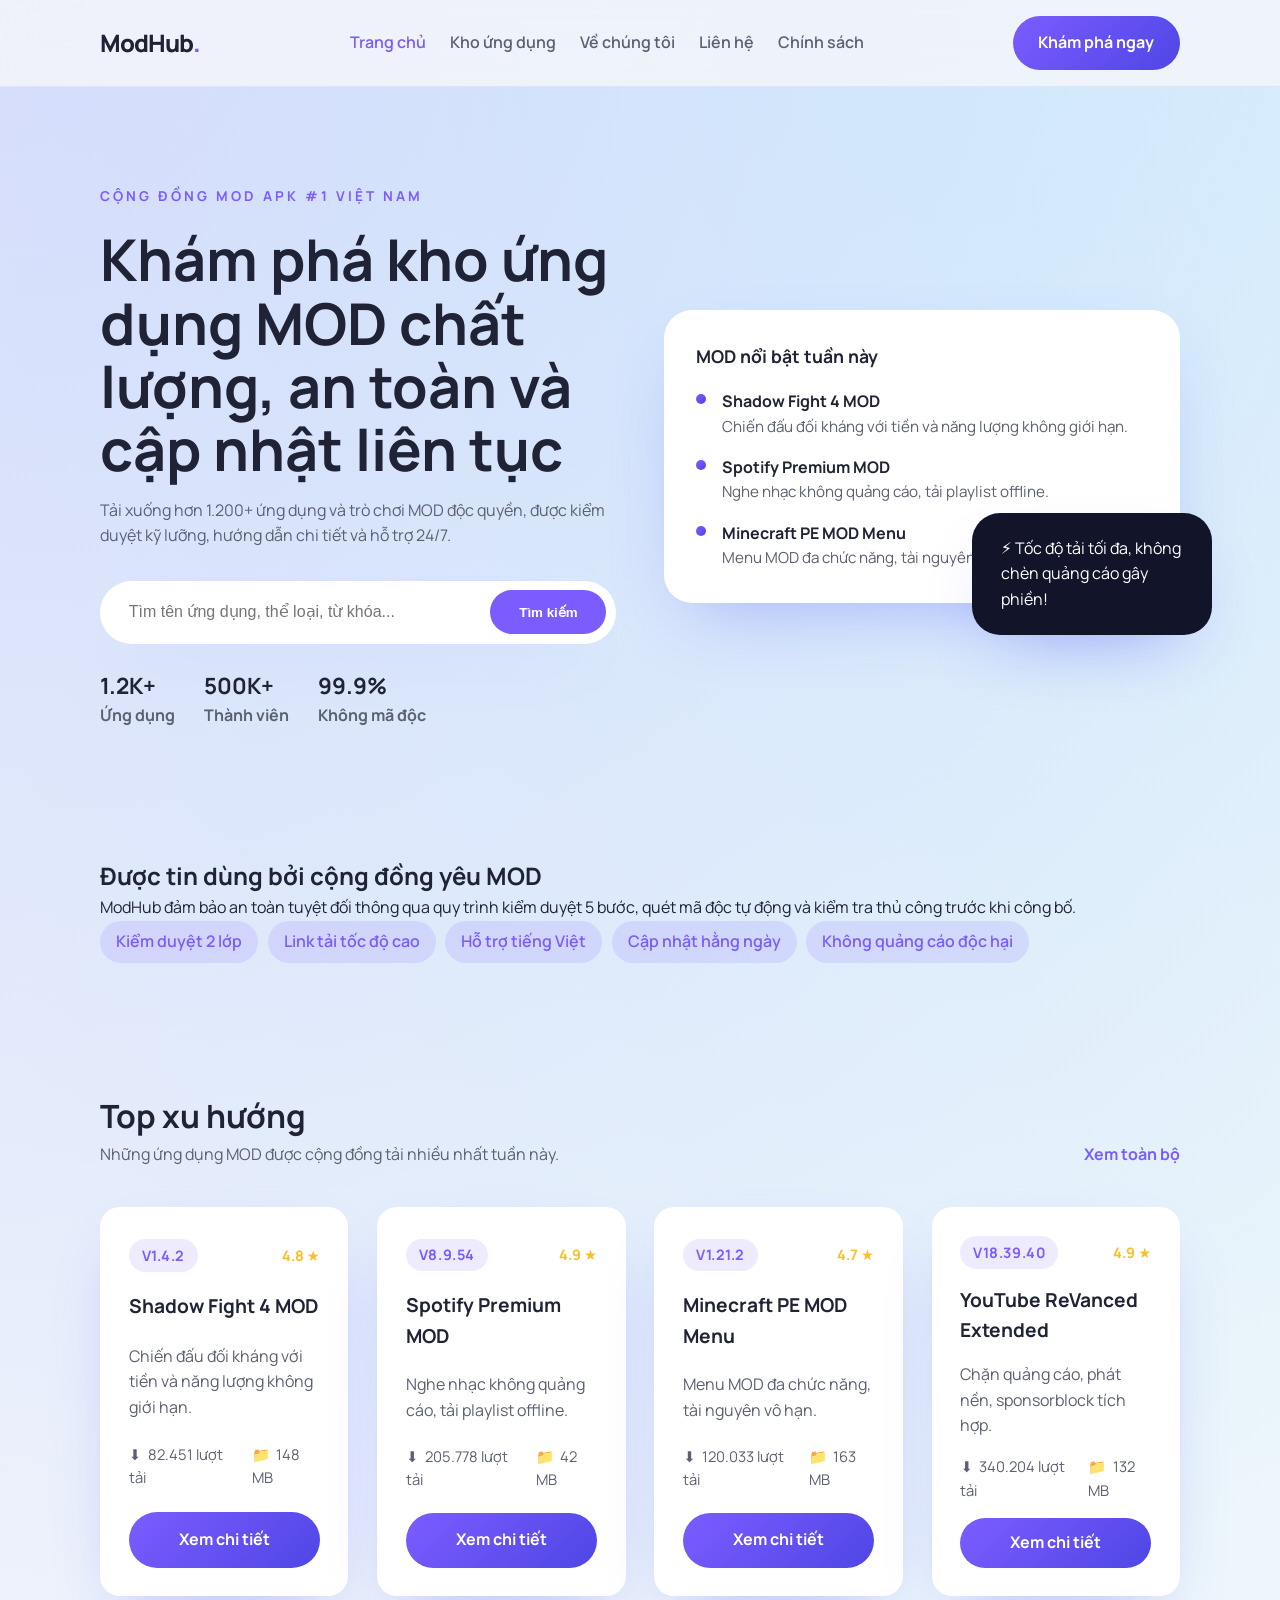
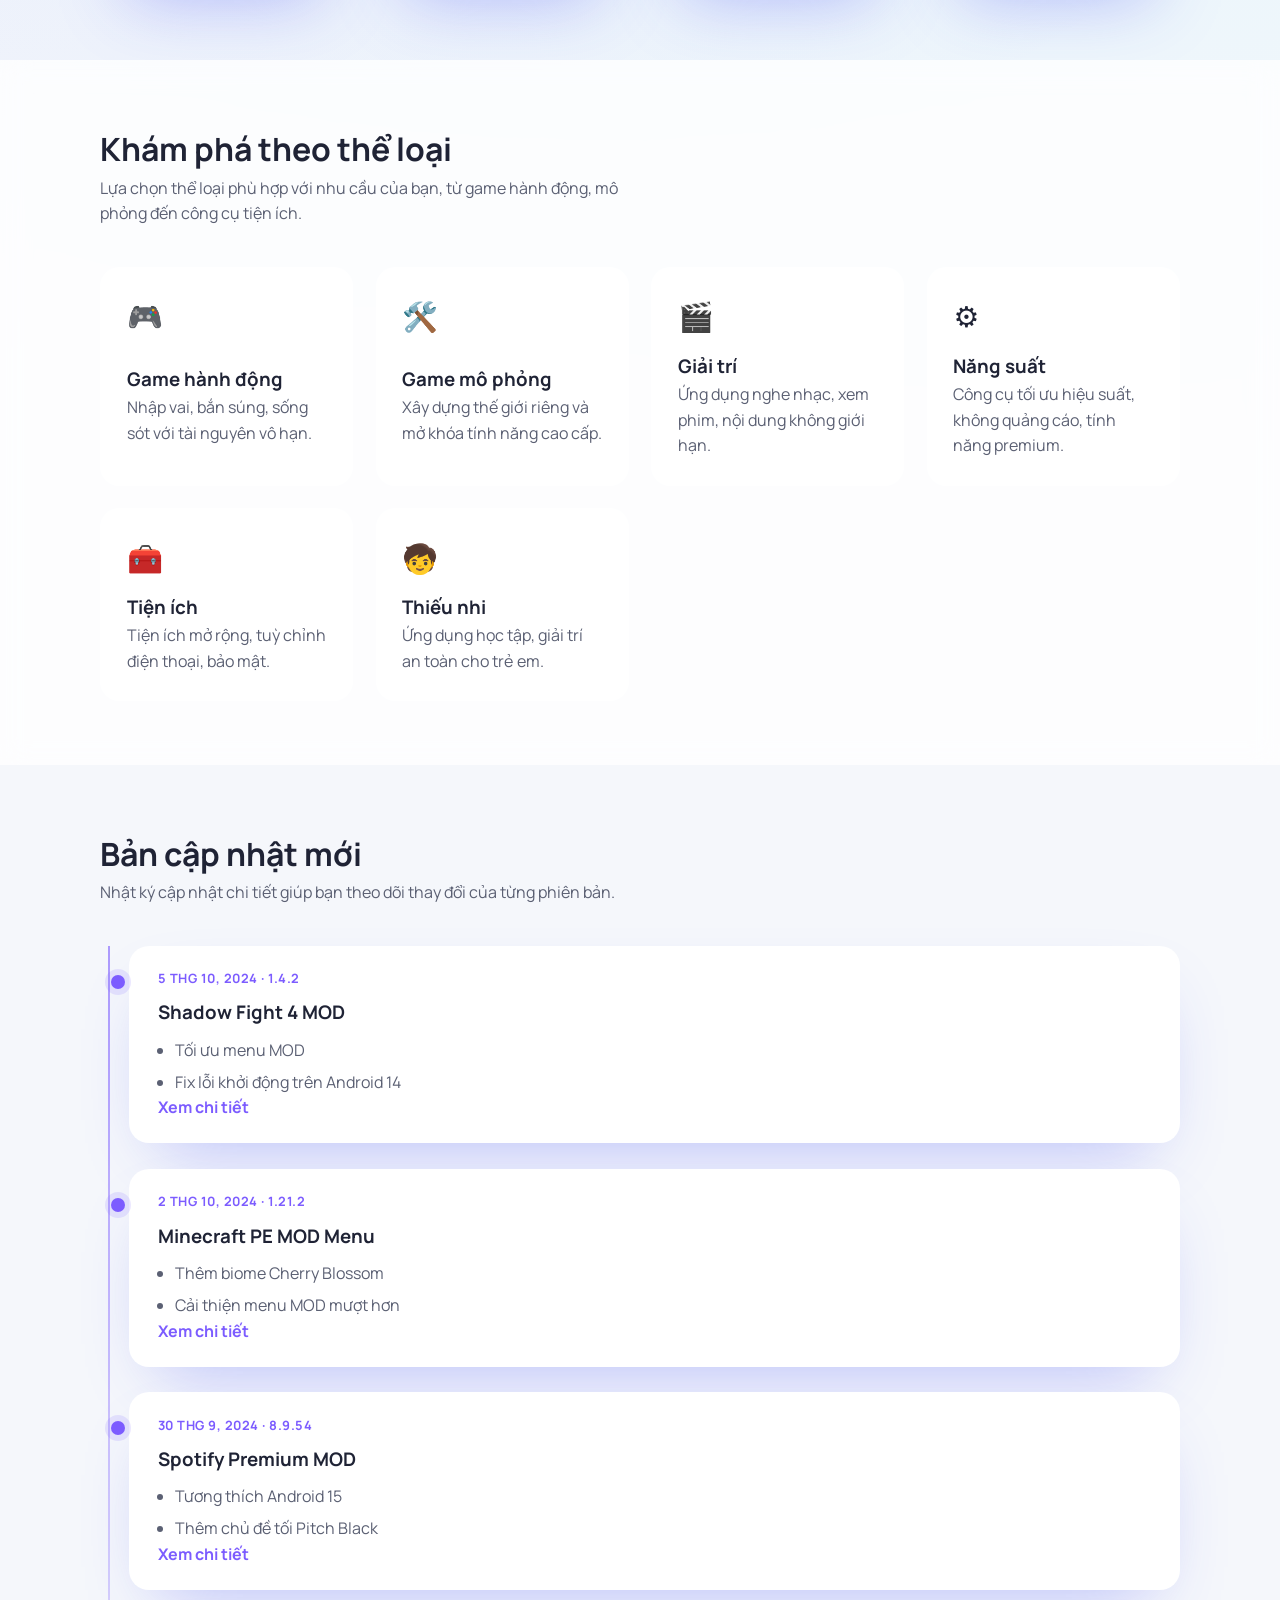
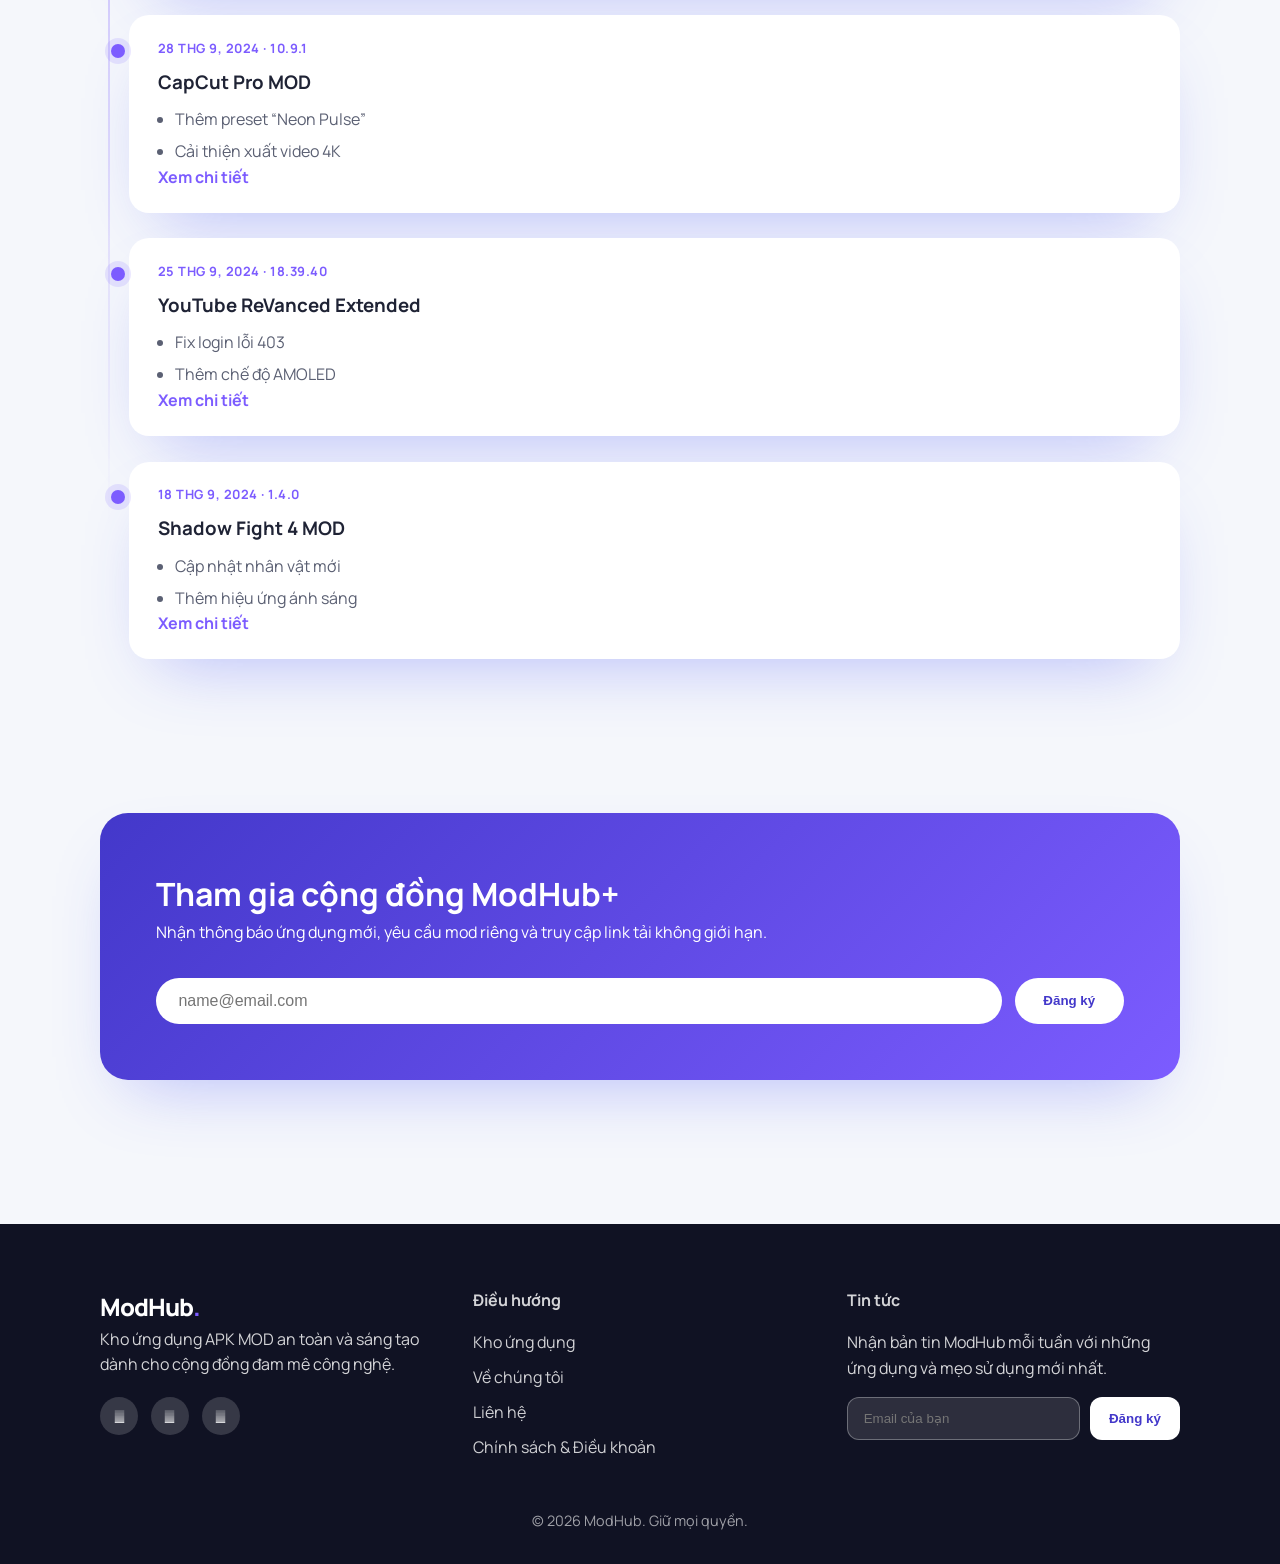
<file: index.html>
<!DOCTYPE html>
<html lang="vi">
<head>
  <meta charset="UTF-8">
  <meta name="viewport" content="width=device-width, initial-scale=1.0">
  <title>ModHub | Kho tải APK MOD chất lượng cao</title>
  <link rel="preconnect" href="https://fonts.googleapis.com">
  <link rel="preconnect" href="https://fonts.gstatic.com" crossorigin>
  <link href="https://fonts.googleapis.com/css2?family=Manrope:wght@400;600;700;800&display=swap" rel="stylesheet">
  <link rel="stylesheet" href="assets/css/style.css">
</head>
<body>
  <header class="site-header">
    <div class="container header-inner">
      <a class="logo" href="index.html">ModHub<span>.</span></a>
      <nav class="main-nav" aria-label="Điều hướng chính">
        <button class="nav-toggle" aria-expanded="false" aria-controls="nav-menu">
          <span class="sr-only">Mở menu</span>
          <span></span>
          <span></span>
          <span></span>
        </button>
        <ul id="nav-menu">
          <li><a href="index.html" class="active">Trang chủ</a></li>
          <li><a href="catalog.html">Kho ứng dụng</a></li>
          <li><a href="about.html">Về chúng tôi</a></li>
          <li><a href="contact.html">Liên hệ</a></li>
          <li><a href="privacy.html">Chính sách</a></li>
        </ul>
      </nav>
      <a class="cta-button" href="catalog.html">Khám phá ngay</a>
    </div>
  </header>

  <main>
    <section class="hero">
      <div class="container hero-content">
        <div class="hero-text">
          <span class="eyebrow">Cộng đồng MOD APK #1 Việt Nam</span>
          <h1>Khám phá kho ứng dụng MOD chất lượng, an toàn và cập nhật liên tục</h1>
          <p>Tải xuống hơn 1.200+ ứng dụng và trò chơi MOD độc quyền, được kiểm duyệt kỹ lưỡng, hướng dẫn chi tiết và hỗ trợ 24/7.</p>
          <form class="search-form" action="catalog.html">
            <label for="global-search" class="sr-only">Tìm kiếm ứng dụng</label>
            <input id="global-search" name="q" type="search" placeholder="Tìm tên ứng dụng, thể loại, từ khóa..." autocomplete="off">
            <button type="submit">Tìm kiếm</button>
          </form>
          <ul class="hero-stats">
            <li><strong>1.2K+</strong> Ứng dụng</li>
            <li><strong>500K+</strong> Thành viên</li>
            <li><strong>99.9%</strong> Không mã độc</li>
          </ul>
        </div>
        <div class="hero-card" aria-hidden="true">
          <div class="floating-card">
            <h3>MOD nổi bật tuần này</h3>
            <ul id="featured-week"></ul>
          </div>
          <div class="floating-card secondary">
            <p>⚡ Tốc độ tải tối đa, không chèn quảng cáo gây phiền!</p>
          </div>
        </div>
      </div>
    </section>

    <section class="section" id="trusted">
      <div class="container trusted-grid">
        <div>
          <h2>Được tin dùng bởi cộng đồng yêu MOD</h2>
          <p>ModHub đảm bảo an toàn tuyệt đối thông qua quy trình kiểm duyệt 5 bước, quét mã độc tự động và kiểm tra thủ công trước khi công bố.</p>
        </div>
        <div class="pill-group">
          <span>Kiểm duyệt 2 lớp</span>
          <span>Link tải tốc độ cao</span>
          <span>Hỗ trợ tiếng Việt</span>
          <span>Cập nhật hằng ngày</span>
          <span>Không quảng cáo độc hại</span>
        </div>
      </div>
    </section>

    <section class="section" id="trending">
      <div class="container section-header">
        <div>
          <h2>Top xu hướng</h2>
          <p>Những ứng dụng MOD được cộng đồng tải nhiều nhất tuần này.</p>
        </div>
        <a class="link" href="catalog.html">Xem toàn bộ</a>
      </div>
      <div class="container card-grid" id="trending-grid" aria-live="polite"></div>
    </section>

    <section class="section alt" id="categories">
      <div class="container">
        <div class="section-header">
          <div>
            <h2>Khám phá theo thể loại</h2>
            <p>Lựa chọn thể loại phù hợp với nhu cầu của bạn, từ game hành động, mô phỏng đến công cụ tiện ích.</p>
          </div>
        </div>
        <div class="category-grid" id="category-grid"></div>
      </div>
    </section>

    <section class="section" id="latest">
      <div class="container section-header">
        <div>
          <h2>Bản cập nhật mới</h2>
          <p>Nhật ký cập nhật chi tiết giúp bạn theo dõi thay đổi của từng phiên bản.</p>
        </div>
      </div>
      <div class="container timeline" id="update-timeline"></div>
    </section>

    <section class="cta">
      <div class="container cta-inner">
        <div>
          <h2>Tham gia cộng đồng ModHub+</h2>
          <p>Nhận thông báo ứng dụng mới, yêu cầu mod riêng và truy cập link tải không giới hạn.</p>
        </div>
        <form class="cta-form">
          <label for="cta-email" class="sr-only">Email của bạn</label>
          <input type="email" id="cta-email" placeholder="name@email.com" required>
          <button type="submit">Đăng ký</button>
        </form>
      </div>
    </section>
  </main>

  <footer class="site-footer">
    <div class="container footer-grid">
      <div>
        <a class="logo" href="index.html">ModHub<span>.</span></a>
        <p>Kho ứng dụng APK MOD an toàn và sáng tạo dành cho cộng đồng đam mê công nghệ.</p>
        <div class="socials" aria-label="Mạng xã hội">
          <a href="#" aria-label="Theo dõi chúng tôi trên Facebook"></a>
          <a href="#" aria-label="Theo dõi chúng tôi trên Telegram"></a>
          <a href="#" aria-label="Theo dõi chúng tôi trên YouTube"></a>
        </div>
      </div>
      <div>
        <h3>Điều hướng</h3>
        <ul>
          <li><a href="catalog.html">Kho ứng dụng</a></li>
          <li><a href="about.html">Về chúng tôi</a></li>
          <li><a href="contact.html">Liên hệ</a></li>
          <li><a href="privacy.html">Chính sách & Điều khoản</a></li>
        </ul>
      </div>
      <div>
        <h3>Tin tức</h3>
        <p>Nhận bản tin ModHub mỗi tuần với những ứng dụng và mẹo sử dụng mới nhất.</p>
        <form class="footer-form">
          <label for="footer-email" class="sr-only">Email của bạn</label>
          <input type="email" id="footer-email" placeholder="Email của bạn">
          <button type="submit">Đăng ký</button>
        </form>
      </div>
    </div>
    <div class="footer-bottom">
      <p>© <span id="year"></span> ModHub. Giữ mọi quyền.</p>
    </div>
  </footer>

  <script src="assets/js/appsData.js"></script>
  <script src="assets/js/main.js"></script>
</body>
</html>
</file>
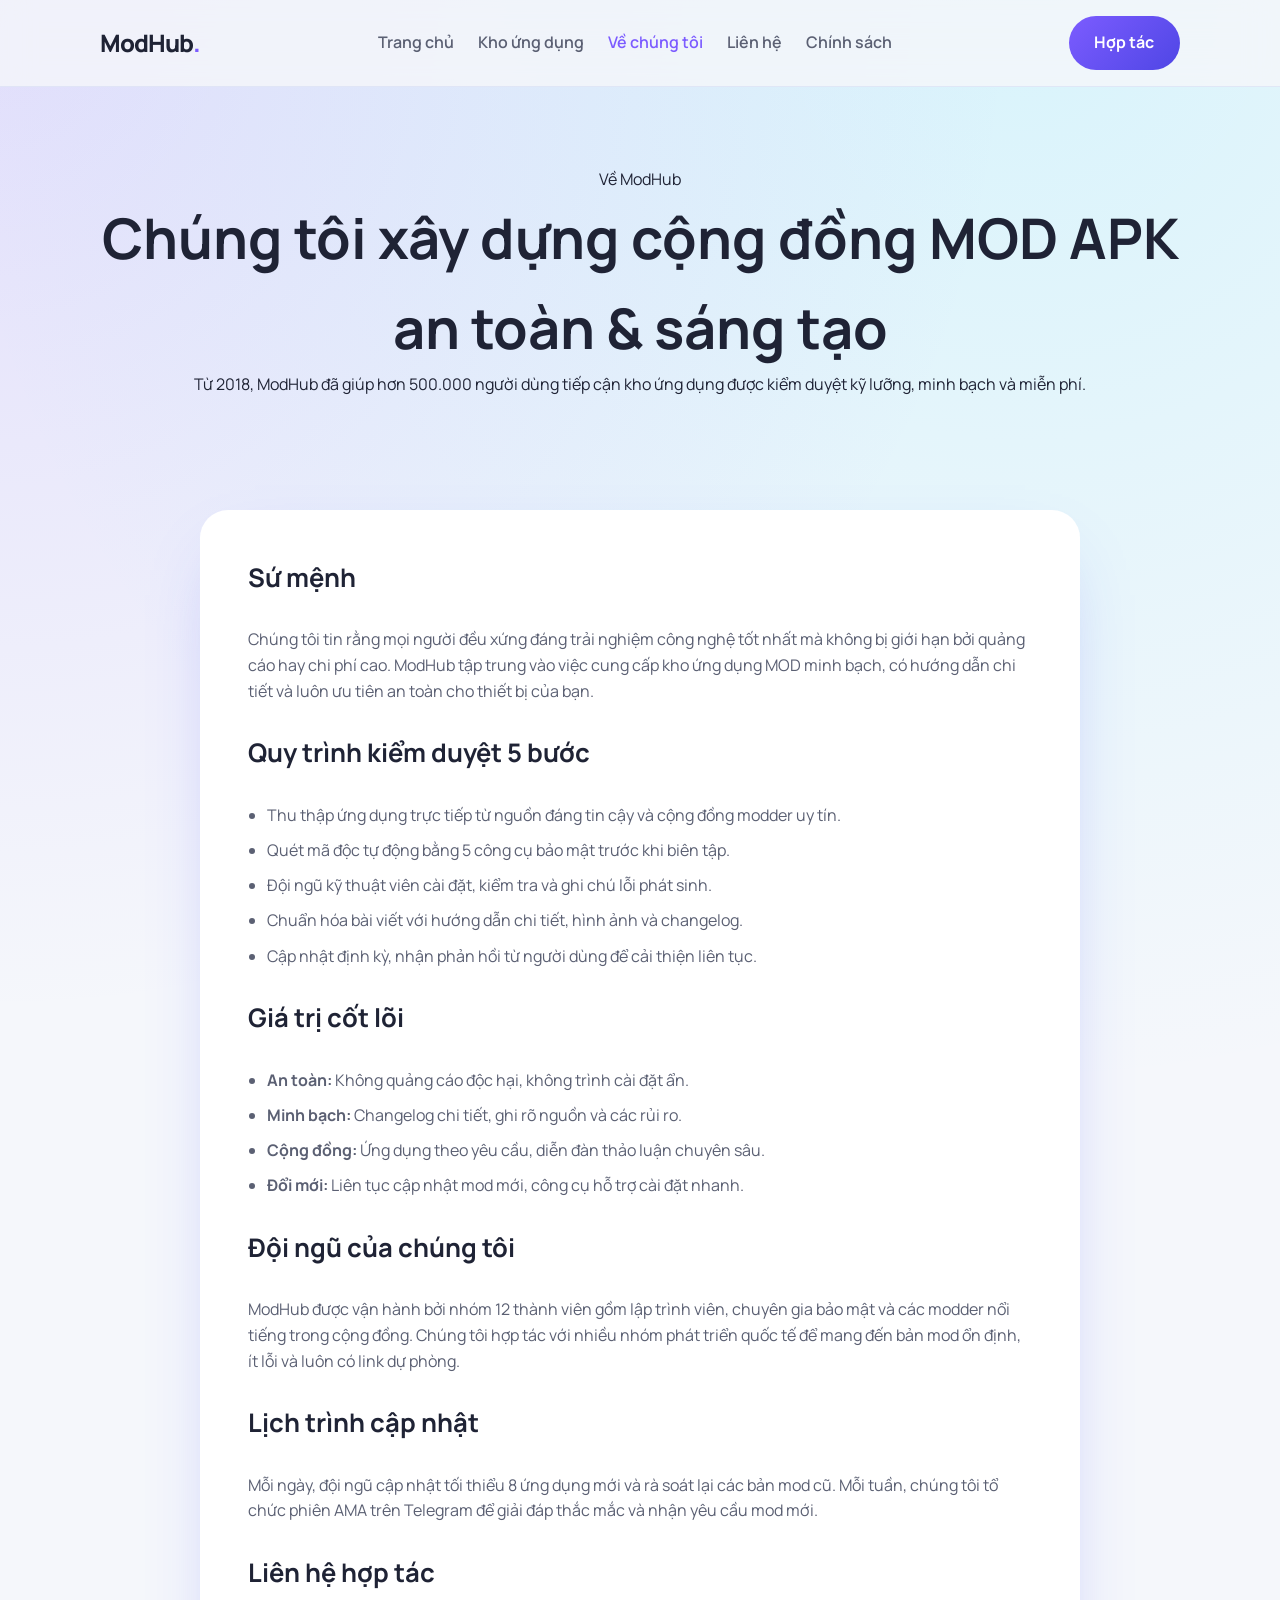
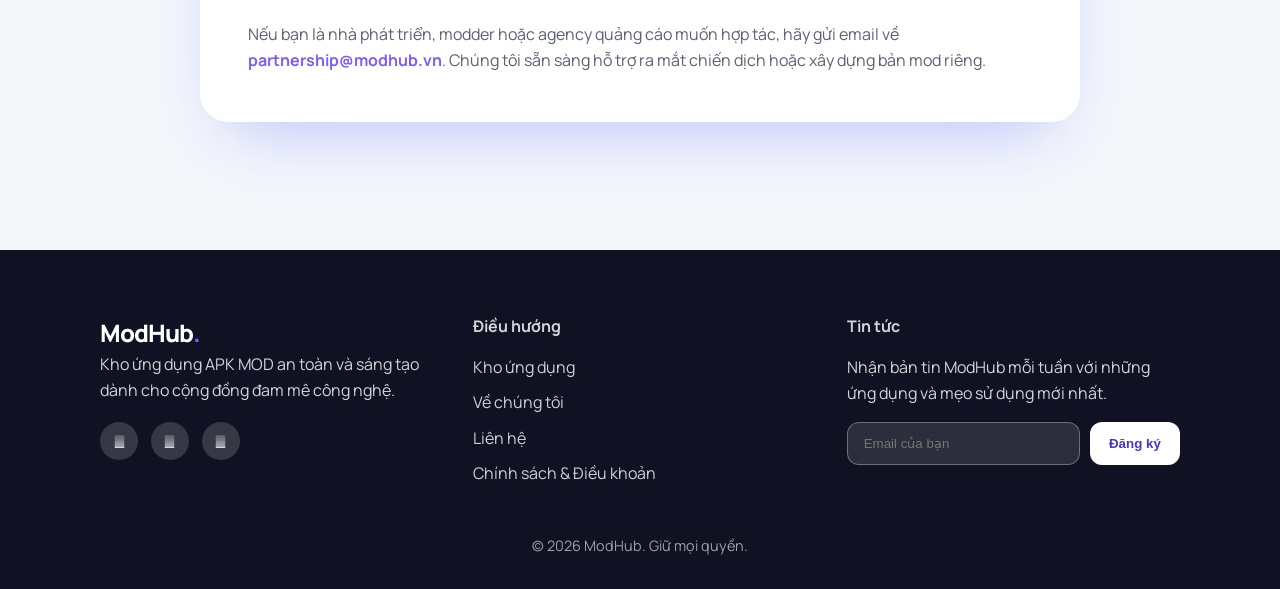
<file: about.html>
<!DOCTYPE html>
<html lang="vi">
<head>
  <meta charset="UTF-8">
  <meta name="viewport" content="width=device-width, initial-scale=1.0">
  <title>Về ModHub | Kho MOD APK an toàn</title>
  <link rel="preconnect" href="https://fonts.googleapis.com">
  <link rel="preconnect" href="https://fonts.gstatic.com" crossorigin>
  <link href="https://fonts.googleapis.com/css2?family=Manrope:wght@400;600;700;800&display=swap" rel="stylesheet">
  <link rel="stylesheet" href="assets/css/style.css">
</head>
<body>
  <header class="site-header">
    <div class="container header-inner">
      <a class="logo" href="index.html">ModHub<span>.</span></a>
      <nav class="main-nav" aria-label="Điều hướng chính">
        <button class="nav-toggle" aria-expanded="false" aria-controls="nav-menu">
          <span class="sr-only">Mở menu</span>
          <span></span>
          <span></span>
          <span></span>
        </button>
        <ul id="nav-menu">
          <li><a href="index.html">Trang chủ</a></li>
          <li><a href="catalog.html">Kho ứng dụng</a></li>
          <li><a href="about.html" class="active">Về chúng tôi</a></li>
          <li><a href="contact.html">Liên hệ</a></li>
          <li><a href="privacy.html">Chính sách</a></li>
        </ul>
      </nav>
      <a class="cta-button" href="contact.html">Hợp tác</a>
    </div>
  </header>

  <main>
    <section class="simple-hero">
      <div class="container">
        <span class="eyebrow">Về ModHub</span>
        <h1>Chúng tôi xây dựng cộng đồng MOD APK an toàn & sáng tạo</h1>
        <p>Từ 2018, ModHub đã giúp hơn 500.000 người dùng tiếp cận kho ứng dụng được kiểm duyệt kỹ lưỡng, minh bạch và miễn phí.</p>
      </div>
    </section>

    <section class="section">
      <div class="content-area">
        <h2>Sứ mệnh</h2>
        <p>Chúng tôi tin rằng mọi người đều xứng đáng trải nghiệm công nghệ tốt nhất mà không bị giới hạn bởi quảng cáo hay chi phí cao. ModHub tập trung vào việc cung cấp kho ứng dụng MOD minh bạch, có hướng dẫn chi tiết và luôn ưu tiên an toàn cho thiết bị của bạn.</p>

        <h2>Quy trình kiểm duyệt 5 bước</h2>
        <ul>
          <li>Thu thập ứng dụng trực tiếp từ nguồn đáng tin cậy và cộng đồng modder uy tín.</li>
          <li>Quét mã độc tự động bằng 5 công cụ bảo mật trước khi biên tập.</li>
          <li>Đội ngũ kỹ thuật viên cài đặt, kiểm tra và ghi chú lỗi phát sinh.</li>
          <li>Chuẩn hóa bài viết với hướng dẫn chi tiết, hình ảnh và changelog.</li>
          <li>Cập nhật định kỳ, nhận phản hồi từ người dùng để cải thiện liên tục.</li>
        </ul>

        <h2>Giá trị cốt lõi</h2>
        <ul>
          <li><strong>An toàn:</strong> Không quảng cáo độc hại, không trình cài đặt ẩn.</li>
          <li><strong>Minh bạch:</strong> Changelog chi tiết, ghi rõ nguồn và các rủi ro.</li>
          <li><strong>Cộng đồng:</strong> Ứng dụng theo yêu cầu, diễn đàn thảo luận chuyên sâu.</li>
          <li><strong>Đổi mới:</strong> Liên tục cập nhật mod mới, công cụ hỗ trợ cài đặt nhanh.</li>
        </ul>

        <h2>Đội ngũ của chúng tôi</h2>
        <p>ModHub được vận hành bởi nhóm 12 thành viên gồm lập trình viên, chuyên gia bảo mật và các modder nổi tiếng trong cộng đồng. Chúng tôi hợp tác với nhiều nhóm phát triển quốc tế để mang đến bản mod ổn định, ít lỗi và luôn có link dự phòng.</p>

        <h2>Lịch trình cập nhật</h2>
        <p>Mỗi ngày, đội ngũ cập nhật tối thiểu 8 ứng dụng mới và rà soát lại các bản mod cũ. Mỗi tuần, chúng tôi tổ chức phiên AMA trên Telegram để giải đáp thắc mắc và nhận yêu cầu mod mới.</p>

        <h2>Liên hệ hợp tác</h2>
        <p>Nếu bạn là nhà phát triển, modder hoặc agency quảng cáo muốn hợp tác, hãy gửi email về <a class="link" href="mailto:partnership@modhub.vn">partnership@modhub.vn</a>. Chúng tôi sẵn sàng hỗ trợ ra mắt chiến dịch hoặc xây dựng bản mod riêng.</p>
      </div>
    </section>
  </main>

  <footer class="site-footer">
    <div class="container footer-grid">
      <div>
        <a class="logo" href="index.html">ModHub<span>.</span></a>
        <p>Kho ứng dụng APK MOD an toàn và sáng tạo dành cho cộng đồng đam mê công nghệ.</p>
        <div class="socials" aria-label="Mạng xã hội">
          <a href="#" aria-label="Theo dõi chúng tôi trên Facebook"></a>
          <a href="#" aria-label="Theo dõi chúng tôi trên Telegram"></a>
          <a href="#" aria-label="Theo dõi chúng tôi trên YouTube"></a>
        </div>
      </div>
      <div>
        <h3>Điều hướng</h3>
        <ul>
          <li><a href="catalog.html">Kho ứng dụng</a></li>
          <li><a href="about.html">Về chúng tôi</a></li>
          <li><a href="contact.html">Liên hệ</a></li>
          <li><a href="privacy.html">Chính sách & Điều khoản</a></li>
        </ul>
      </div>
      <div>
        <h3>Tin tức</h3>
        <p>Nhận bản tin ModHub mỗi tuần với những ứng dụng và mẹo sử dụng mới nhất.</p>
        <form class="footer-form">
          <label for="footer-email" class="sr-only">Email của bạn</label>
          <input type="email" id="footer-email" placeholder="Email của bạn">
          <button type="submit">Đăng ký</button>
        </form>
      </div>
    </div>
    <div class="footer-bottom">
      <p>© <span id="year"></span> ModHub. Giữ mọi quyền.</p>
    </div>
  </footer>

  <script src="assets/js/appsData.js"></script>
  <script src="assets/js/main.js"></script>
</body>
</html>
</file>
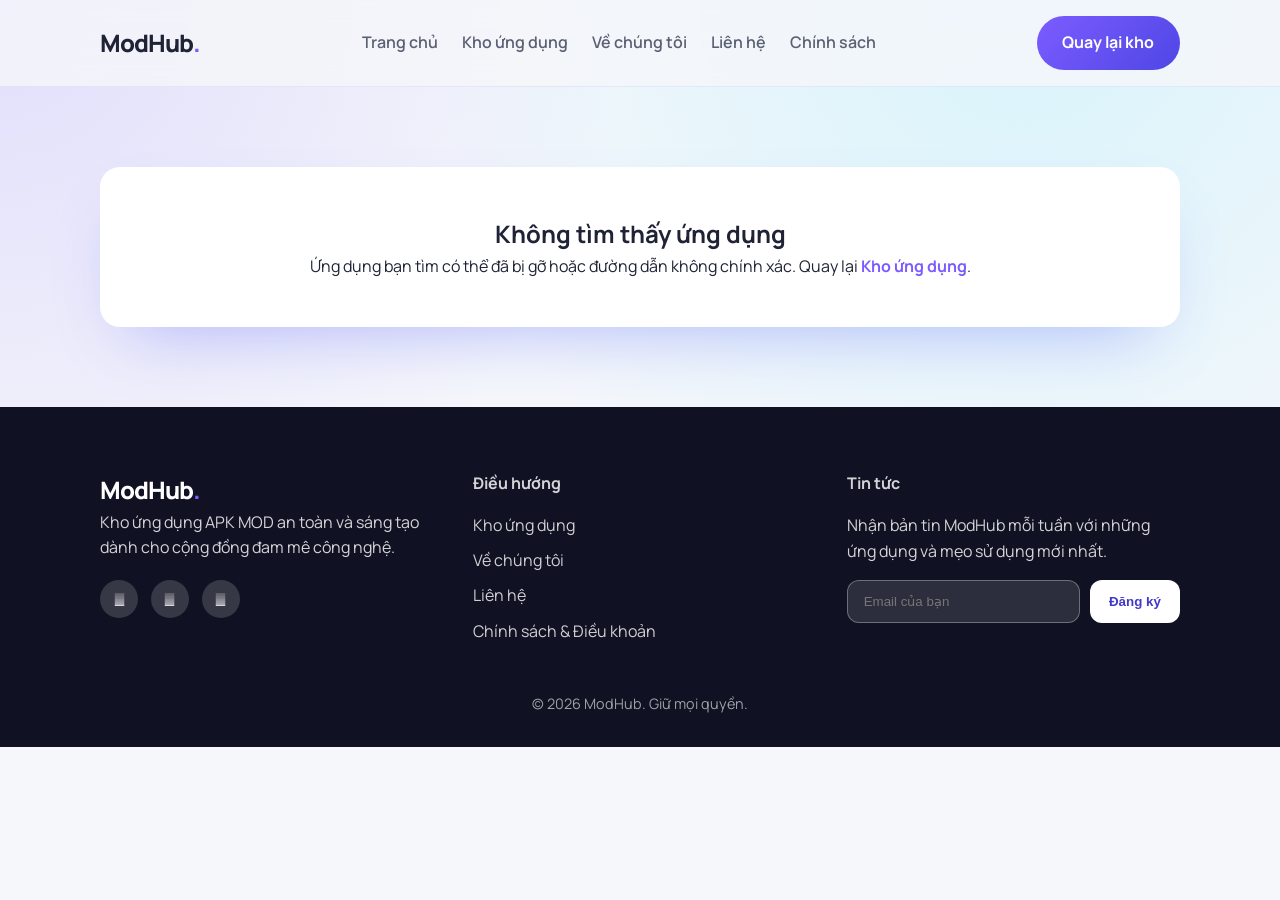
<file: app.html>
<!DOCTYPE html>
<html lang="vi">
<head>
  <meta charset="UTF-8">
  <meta name="viewport" content="width=device-width, initial-scale=1.0">
  <title>Chi tiết ứng dụng | ModHub</title>
  <link rel="preconnect" href="https://fonts.googleapis.com">
  <link rel="preconnect" href="https://fonts.gstatic.com" crossorigin>
  <link href="https://fonts.googleapis.com/css2?family=Manrope:wght@400;600;700;800&display=swap" rel="stylesheet">
  <link rel="stylesheet" href="assets/css/style.css">
</head>
<body>
  <header class="site-header">
    <div class="container header-inner">
      <a class="logo" href="index.html">ModHub<span>.</span></a>
      <nav class="main-nav" aria-label="Điều hướng chính">
        <button class="nav-toggle" aria-expanded="false" aria-controls="nav-menu">
          <span class="sr-only">Mở menu</span>
          <span></span>
          <span></span>
          <span></span>
        </button>
        <ul id="nav-menu">
          <li><a href="index.html">Trang chủ</a></li>
          <li><a href="catalog.html">Kho ứng dụng</a></li>
          <li><a href="about.html">Về chúng tôi</a></li>
          <li><a href="contact.html">Liên hệ</a></li>
          <li><a href="privacy.html">Chính sách</a></li>
        </ul>
      </nav>
      <a class="cta-button" href="catalog.html">Quay lại kho</a>
    </div>
  </header>

  <main id="app-main" hidden>
    <section class="app-hero">
      <div class="container">
        <nav class="breadcrumbs" aria-label="Đường dẫn">
          <a href="index.html" class="link">Trang chủ</a>
          <span aria-hidden="true">›</span>
          <a href="catalog.html" class="link">Kho ứng dụng</a>
          <span aria-hidden="true">›</span>
          <span id="breadcrumb-name"></span>
        </nav>
        <h1 id="app-name"></h1>
        <p id="app-description"></p>
        <div class="app-meta" id="app-meta"></div>
      </div>
    </section>

    <section class="section">
      <div class="container detail-layout">
        <article class="article-card">
          <section>
            <h2>Tính năng nổi bật</h2>
            <ul class="feature-list" id="feature-list"></ul>
          </section>

          <section>
            <h2>Hướng dẫn cài đặt</h2>
            <ol class="install-steps" id="install-steps"></ol>
          </section>

          <section>
            <h2>Screenshots</h2>
            <div class="screenshot-grid" id="screenshot-grid"></div>
          </section>

          <section>
            <h2>Nhật ký cập nhật</h2>
            <div id="changelog"></div>
          </section>
        </article>

        <aside class="sidebar-card">
          <h2>Tải xuống nhanh</h2>
          <ul class="download-list" id="download-list"></ul>

          <div class="sidebar-card" id="app-info">
            <h3>Thông tin</h3>
            <ul class="feature-list" id="info-list"></ul>
          </div>

          <div class="sidebar-card">
            <h2>Ứng dụng liên quan</h2>
            <div class="related-list" id="related-list"></div>
          </div>
        </aside>
      </div>
    </section>
  </main>

  <div class="container" id="app-empty">
    <section class="empty-state" style="margin: 5rem auto;">
      <h2>Không tìm thấy ứng dụng</h2>
      <p>Ứng dụng bạn tìm có thể đã bị gỡ hoặc đường dẫn không chính xác. Quay lại <a class="link" href="catalog.html">Kho ứng dụng</a>.</p>
    </section>
  </div>

  <footer class="site-footer">
    <div class="container footer-grid">
      <div>
        <a class="logo" href="index.html">ModHub<span>.</span></a>
        <p>Kho ứng dụng APK MOD an toàn và sáng tạo dành cho cộng đồng đam mê công nghệ.</p>
        <div class="socials" aria-label="Mạng xã hội">
          <a href="#" aria-label="Theo dõi chúng tôi trên Facebook"></a>
          <a href="#" aria-label="Theo dõi chúng tôi trên Telegram"></a>
          <a href="#" aria-label="Theo dõi chúng tôi trên YouTube"></a>
        </div>
      </div>
      <div>
        <h3>Điều hướng</h3>
        <ul>
          <li><a href="catalog.html">Kho ứng dụng</a></li>
          <li><a href="about.html">Về chúng tôi</a></li>
          <li><a href="contact.html">Liên hệ</a></li>
          <li><a href="privacy.html">Chính sách & Điều khoản</a></li>
        </ul>
      </div>
      <div>
        <h3>Tin tức</h3>
        <p>Nhận bản tin ModHub mỗi tuần với những ứng dụng và mẹo sử dụng mới nhất.</p>
        <form class="footer-form">
          <label for="footer-email" class="sr-only">Email của bạn</label>
          <input type="email" id="footer-email" placeholder="Email của bạn">
          <button type="submit">Đăng ký</button>
        </form>
      </div>
    </div>
    <div class="footer-bottom">
      <p>© <span id="year"></span> ModHub. Giữ mọi quyền.</p>
    </div>
  </footer>

  <script src="assets/js/appsData.js"></script>
  <script src="assets/js/main.js"></script>
  <script src="assets/js/appDetail.js"></script>
</body>
</html>
</file>
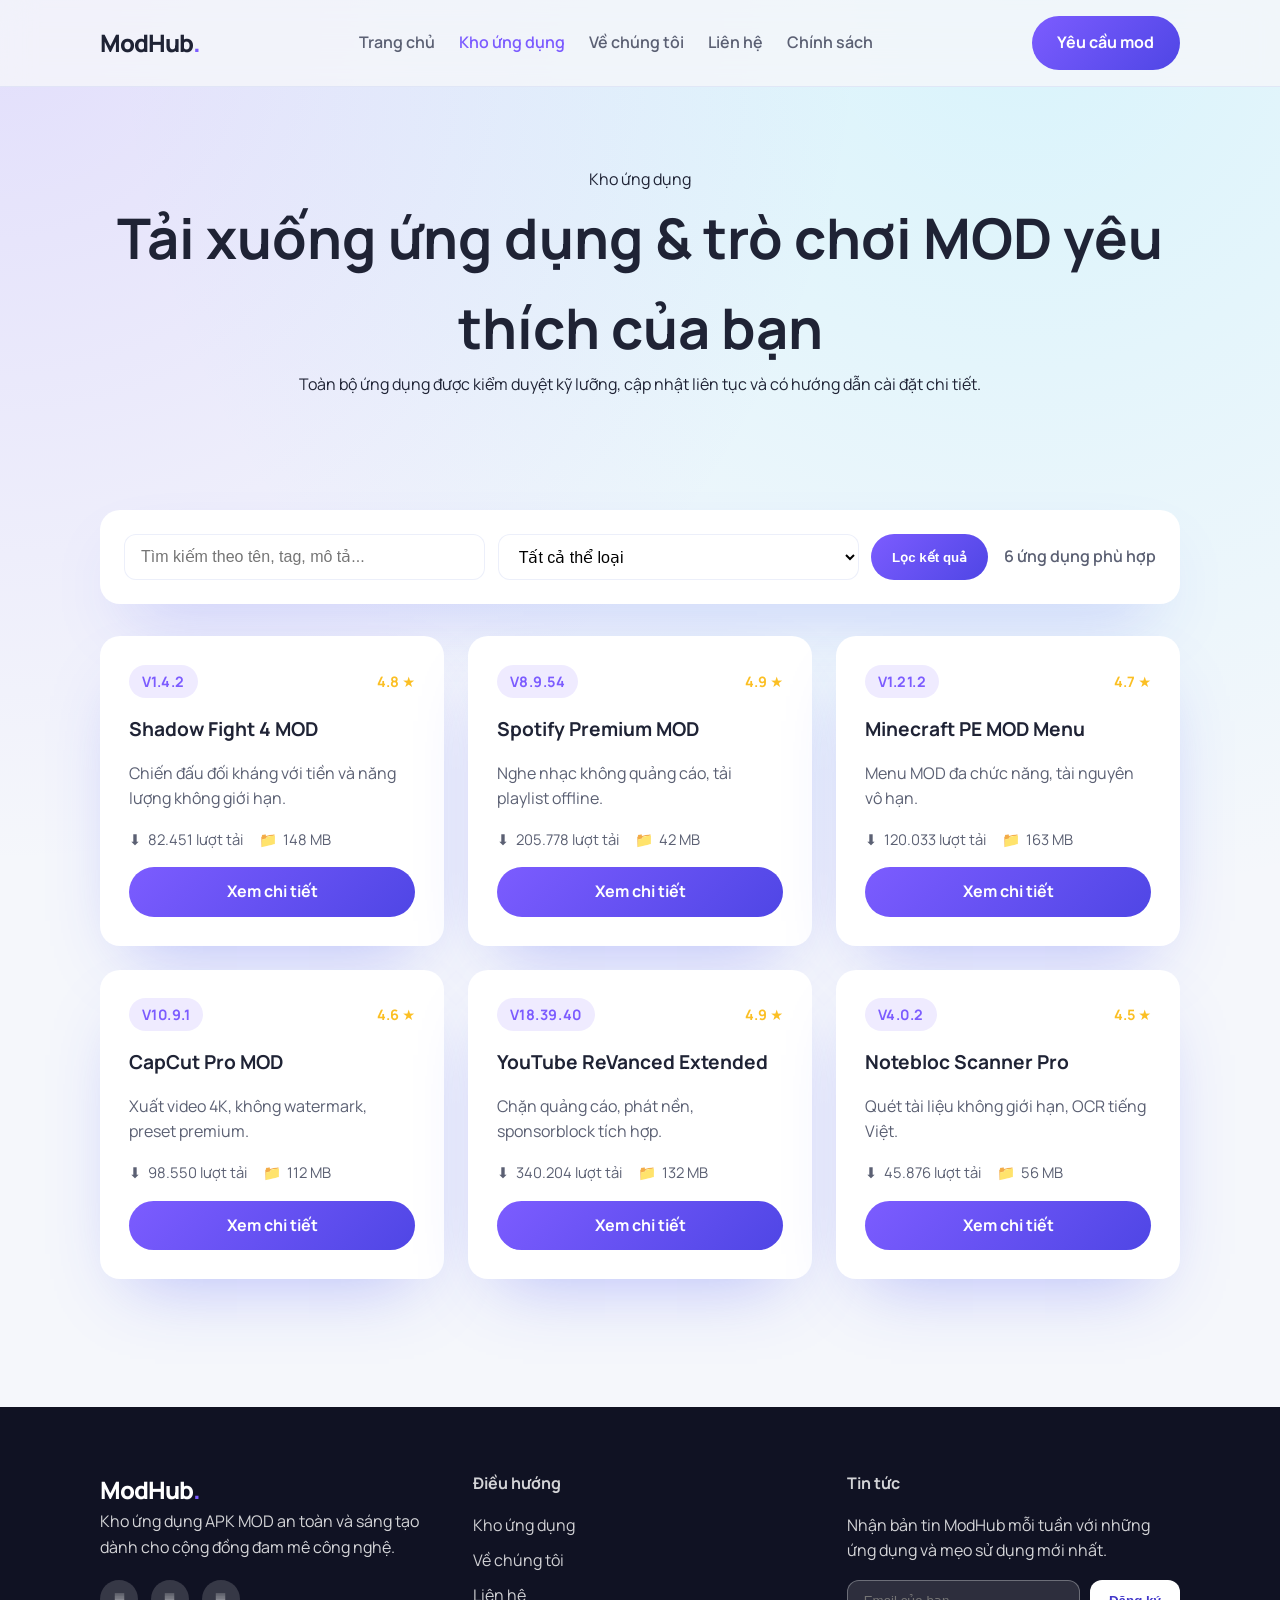
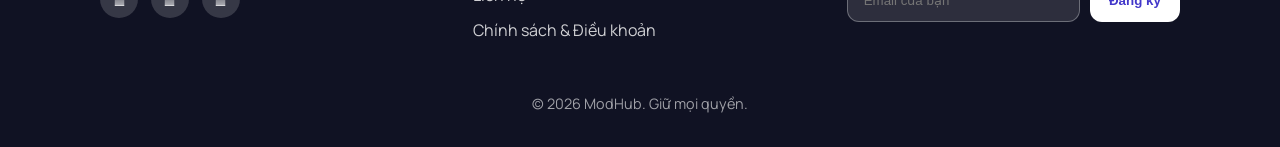
<file: catalog.html>
<!DOCTYPE html>
<html lang="vi">
<head>
  <meta charset="UTF-8">
  <meta name="viewport" content="width=device-width, initial-scale=1.0">
  <title>Kho ứng dụng MOD | ModHub</title>
  <link rel="preconnect" href="https://fonts.googleapis.com">
  <link rel="preconnect" href="https://fonts.gstatic.com" crossorigin>
  <link href="https://fonts.googleapis.com/css2?family=Manrope:wght@400;600;700;800&display=swap" rel="stylesheet">
  <link rel="stylesheet" href="assets/css/style.css">
</head>
<body>
  <header class="site-header">
    <div class="container header-inner">
      <a class="logo" href="index.html">ModHub<span>.</span></a>
      <nav class="main-nav" aria-label="Điều hướng chính">
        <button class="nav-toggle" aria-expanded="false" aria-controls="nav-menu">
          <span class="sr-only">Mở menu</span>
          <span></span>
          <span></span>
          <span></span>
        </button>
        <ul id="nav-menu">
          <li><a href="index.html">Trang chủ</a></li>
          <li><a href="catalog.html" class="active">Kho ứng dụng</a></li>
          <li><a href="about.html">Về chúng tôi</a></li>
          <li><a href="contact.html">Liên hệ</a></li>
          <li><a href="privacy.html">Chính sách</a></li>
        </ul>
      </nav>
      <a class="cta-button" href="contact.html">Yêu cầu mod</a>
    </div>
  </header>

  <main>
    <section class="simple-hero">
      <div class="container">
        <span class="eyebrow">Kho ứng dụng</span>
        <h1>Tải xuống ứng dụng & trò chơi MOD yêu thích của bạn</h1>
        <p>Toàn bộ ứng dụng được kiểm duyệt kỹ lưỡng, cập nhật liên tục và có hướng dẫn cài đặt chi tiết.</p>
      </div>
    </section>

    <section class="section">
      <div class="container filter-bar">
        <form id="filter-form">
          <label for="search" class="sr-only">Tìm kiếm</label>
          <input type="search" id="search" name="q" placeholder="Tìm kiếm theo tên, tag, mô tả...">
          <label for="category" class="sr-only">Thể loại</label>
          <select id="category" name="category">
            <option value="all">Tất cả thể loại</option>
          </select>
          <button class="button" type="submit">Lọc kết quả</button>
        </form>
        <div class="filter-stats" aria-live="polite">
          <span id="result-count">0</span> ứng dụng phù hợp
        </div>
      </div>

      <div class="container catalog-grid" id="catalog-grid" aria-live="polite"></div>
      <div class="container" id="catalog-empty" hidden>
        <div class="empty-state">
          <h3>Không tìm thấy ứng dụng phù hợp</h3>
          <p>Thử thay đổi từ khóa hoặc chọn thể loại khác. Bạn cũng có thể <a class="link" href="contact.html">gửi yêu cầu mod</a>.</p>
        </div>
      </div>
    </section>
  </main>

  <footer class="site-footer">
    <div class="container footer-grid">
      <div>
        <a class="logo" href="index.html">ModHub<span>.</span></a>
        <p>Kho ứng dụng APK MOD an toàn và sáng tạo dành cho cộng đồng đam mê công nghệ.</p>
        <div class="socials" aria-label="Mạng xã hội">
          <a href="#" aria-label="Theo dõi chúng tôi trên Facebook"></a>
          <a href="#" aria-label="Theo dõi chúng tôi trên Telegram"></a>
          <a href="#" aria-label="Theo dõi chúng tôi trên YouTube"></a>
        </div>
      </div>
      <div>
        <h3>Điều hướng</h3>
        <ul>
          <li><a href="catalog.html">Kho ứng dụng</a></li>
          <li><a href="about.html">Về chúng tôi</a></li>
          <li><a href="contact.html">Liên hệ</a></li>
          <li><a href="privacy.html">Chính sách & Điều khoản</a></li>
        </ul>
      </div>
      <div>
        <h3>Tin tức</h3>
        <p>Nhận bản tin ModHub mỗi tuần với những ứng dụng và mẹo sử dụng mới nhất.</p>
        <form class="footer-form">
          <label for="footer-email" class="sr-only">Email của bạn</label>
          <input type="email" id="footer-email" placeholder="Email của bạn">
          <button type="submit">Đăng ký</button>
        </form>
      </div>
    </div>
    <div class="footer-bottom">
      <p>© <span id="year"></span> ModHub. Giữ mọi quyền.</p>
    </div>
  </footer>

  <script src="assets/js/appsData.js"></script>
  <script src="assets/js/main.js"></script>
  <script src="assets/js/catalog.js"></script>
</body>
</html>
</file>
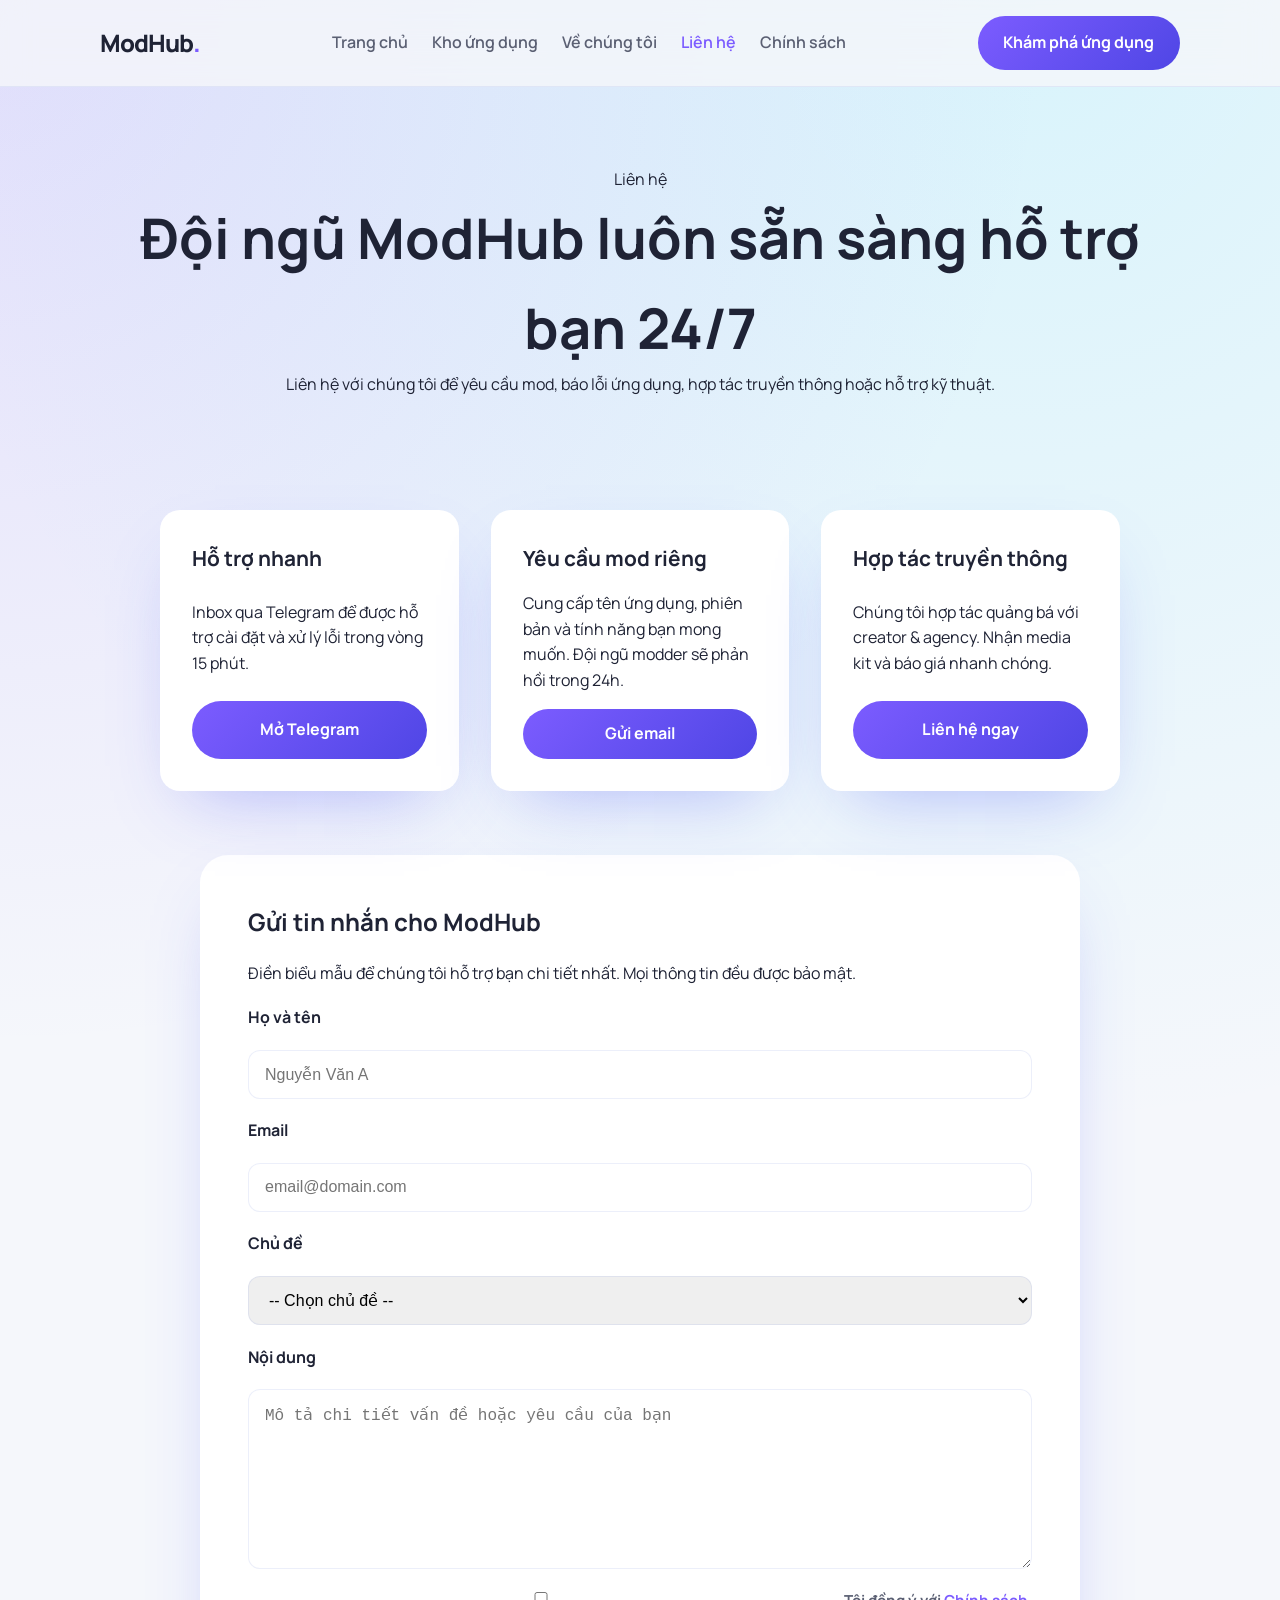
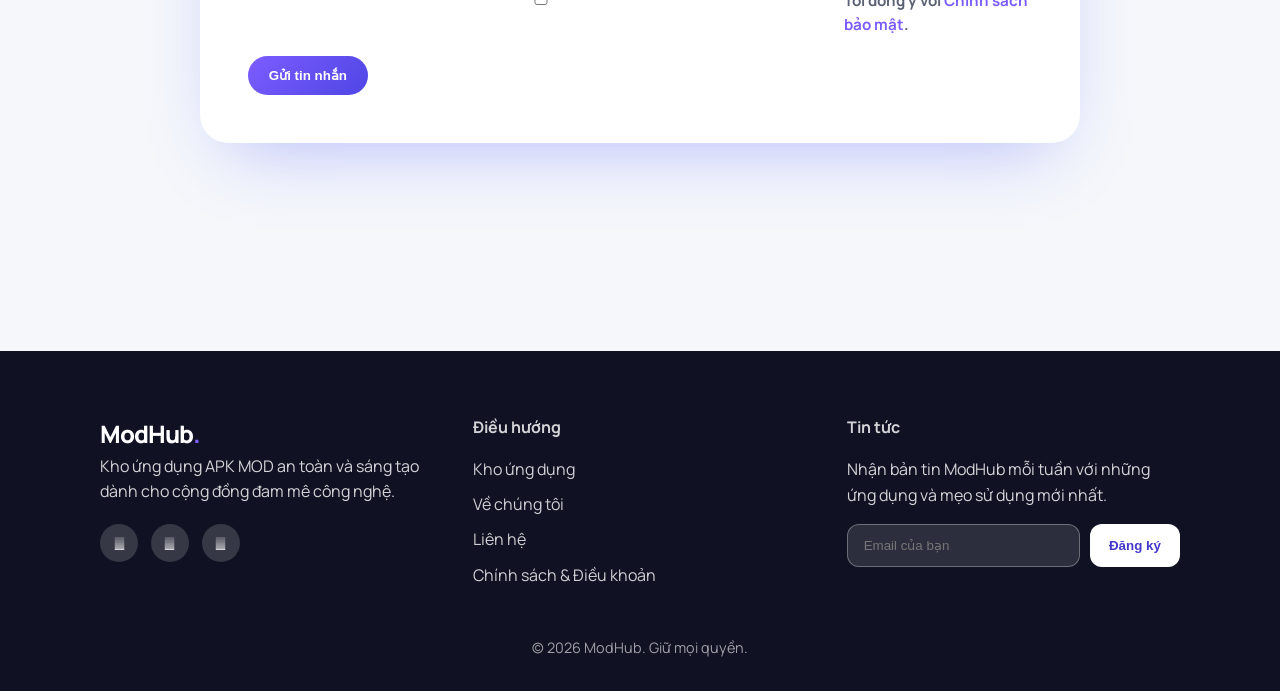
<file: contact.html>
<!DOCTYPE html>
<html lang="vi">
<head>
  <meta charset="UTF-8">
  <meta name="viewport" content="width=device-width, initial-scale=1.0">
  <title>Liên hệ ModHub | Hỗ trợ & yêu cầu mod</title>
  <link rel="preconnect" href="https://fonts.googleapis.com">
  <link rel="preconnect" href="https://fonts.gstatic.com" crossorigin>
  <link href="https://fonts.googleapis.com/css2?family=Manrope:wght@400;600;700;800&display=swap" rel="stylesheet">
  <link rel="stylesheet" href="assets/css/style.css">
</head>
<body>
  <header class="site-header">
    <div class="container header-inner">
      <a class="logo" href="index.html">ModHub<span>.</span></a>
      <nav class="main-nav" aria-label="Điều hướng chính">
        <button class="nav-toggle" aria-expanded="false" aria-controls="nav-menu">
          <span class="sr-only">Mở menu</span>
          <span></span>
          <span></span>
          <span></span>
        </button>
        <ul id="nav-menu">
          <li><a href="index.html">Trang chủ</a></li>
          <li><a href="catalog.html">Kho ứng dụng</a></li>
          <li><a href="about.html">Về chúng tôi</a></li>
          <li><a href="contact.html" class="active">Liên hệ</a></li>
          <li><a href="privacy.html">Chính sách</a></li>
        </ul>
      </nav>
      <a class="cta-button" href="catalog.html">Khám phá ứng dụng</a>
    </div>
  </header>

  <main>
    <section class="simple-hero">
      <div class="container">
        <span class="eyebrow">Liên hệ</span>
        <h1>Đội ngũ ModHub luôn sẵn sàng hỗ trợ bạn 24/7</h1>
        <p>Liên hệ với chúng tôi để yêu cầu mod, báo lỗi ứng dụng, hợp tác truyền thông hoặc hỗ trợ kỹ thuật.</p>
      </div>
    </section>

    <section class="section">
      <div class="contact-grid">
        <div class="contact-card">
          <h3>Hỗ trợ nhanh</h3>
          <p>Inbox qua Telegram để được hỗ trợ cài đặt và xử lý lỗi trong vòng 15 phút.</p>
          <a class="button" href="https://t.me/modhub_support" target="_blank" rel="noopener">Mở Telegram</a>
        </div>
        <div class="contact-card">
          <h3>Yêu cầu mod riêng</h3>
          <p>Cung cấp tên ứng dụng, phiên bản và tính năng bạn mong muốn. Đội ngũ modder sẽ phản hồi trong 24h.</p>
          <a class="button" href="mailto:request@modhub.vn">Gửi email</a>
        </div>
        <div class="contact-card">
          <h3>Hợp tác truyền thông</h3>
          <p>Chúng tôi hợp tác quảng bá với creator & agency. Nhận media kit và báo giá nhanh chóng.</p>
          <a class="button" href="mailto:partnership@modhub.vn">Liên hệ ngay</a>
        </div>
      </div>

      <form class="contact-form" id="contact-form" novalidate>
        <h2>Gửi tin nhắn cho ModHub</h2>
        <p>Điền biểu mẫu để chúng tôi hỗ trợ bạn chi tiết nhất. Mọi thông tin đều được bảo mật.</p>
        <label for="fullname">Họ và tên</label>
        <input type="text" id="fullname" name="fullname" placeholder="Nguyễn Văn A" required>

        <label for="email">Email</label>
        <input type="email" id="email" name="email" placeholder="email@domain.com" required>

        <label for="topic">Chủ đề</label>
        <select id="topic" name="topic" required>
          <option value="">-- Chọn chủ đề --</option>
          <option value="support">Hỗ trợ kỹ thuật</option>
          <option value="request">Yêu cầu mod mới</option>
          <option value="report">Báo lỗi link tải</option>
          <option value="business">Hợp tác</option>
        </select>

        <label for="message">Nội dung</label>
        <textarea id="message" name="message" placeholder="Mô tả chi tiết vấn đề hoặc yêu cầu của bạn" required></textarea>

        <div class="checkbox">
          <input type="checkbox" id="agree" name="agree" required>
          <label for="agree">Tôi đồng ý với <a class="link" href="privacy.html">Chính sách bảo mật</a>.</label>
        </div>

        <button class="button" type="submit">Gửi tin nhắn</button>
        <div class="form-success" id="form-success" hidden>🎉 Cảm ơn bạn! Chúng tôi sẽ phản hồi qua email trong vòng 24 giờ.</div>
      </form>
    </section>
  </main>

  <footer class="site-footer">
    <div class="container footer-grid">
      <div>
        <a class="logo" href="index.html">ModHub<span>.</span></a>
        <p>Kho ứng dụng APK MOD an toàn và sáng tạo dành cho cộng đồng đam mê công nghệ.</p>
        <div class="socials" aria-label="Mạng xã hội">
          <a href="#" aria-label="Theo dõi chúng tôi trên Facebook"></a>
          <a href="#" aria-label="Theo dõi chúng tôi trên Telegram"></a>
          <a href="#" aria-label="Theo dõi chúng tôi trên YouTube"></a>
        </div>
      </div>
      <div>
        <h3>Điều hướng</h3>
        <ul>
          <li><a href="catalog.html">Kho ứng dụng</a></li>
          <li><a href="about.html">Về chúng tôi</a></li>
          <li><a href="contact.html">Liên hệ</a></li>
          <li><a href="privacy.html">Chính sách & Điều khoản</a></li>
        </ul>
      </div>
      <div>
        <h3>Tin tức</h3>
        <p>Nhận bản tin ModHub mỗi tuần với những ứng dụng và mẹo sử dụng mới nhất.</p>
        <form class="footer-form">
          <label for="footer-email" class="sr-only">Email của bạn</label>
          <input type="email" id="footer-email" placeholder="Email của bạn">
          <button type="submit">Đăng ký</button>
        </form>
      </div>
    </div>
    <div class="footer-bottom">
      <p>© <span id="year"></span> ModHub. Giữ mọi quyền.</p>
    </div>
  </footer>

  <script src="assets/js/appsData.js"></script>
  <script src="assets/js/main.js"></script>
  <script src="assets/js/contact.js"></script>
</body>
</html>
</file>
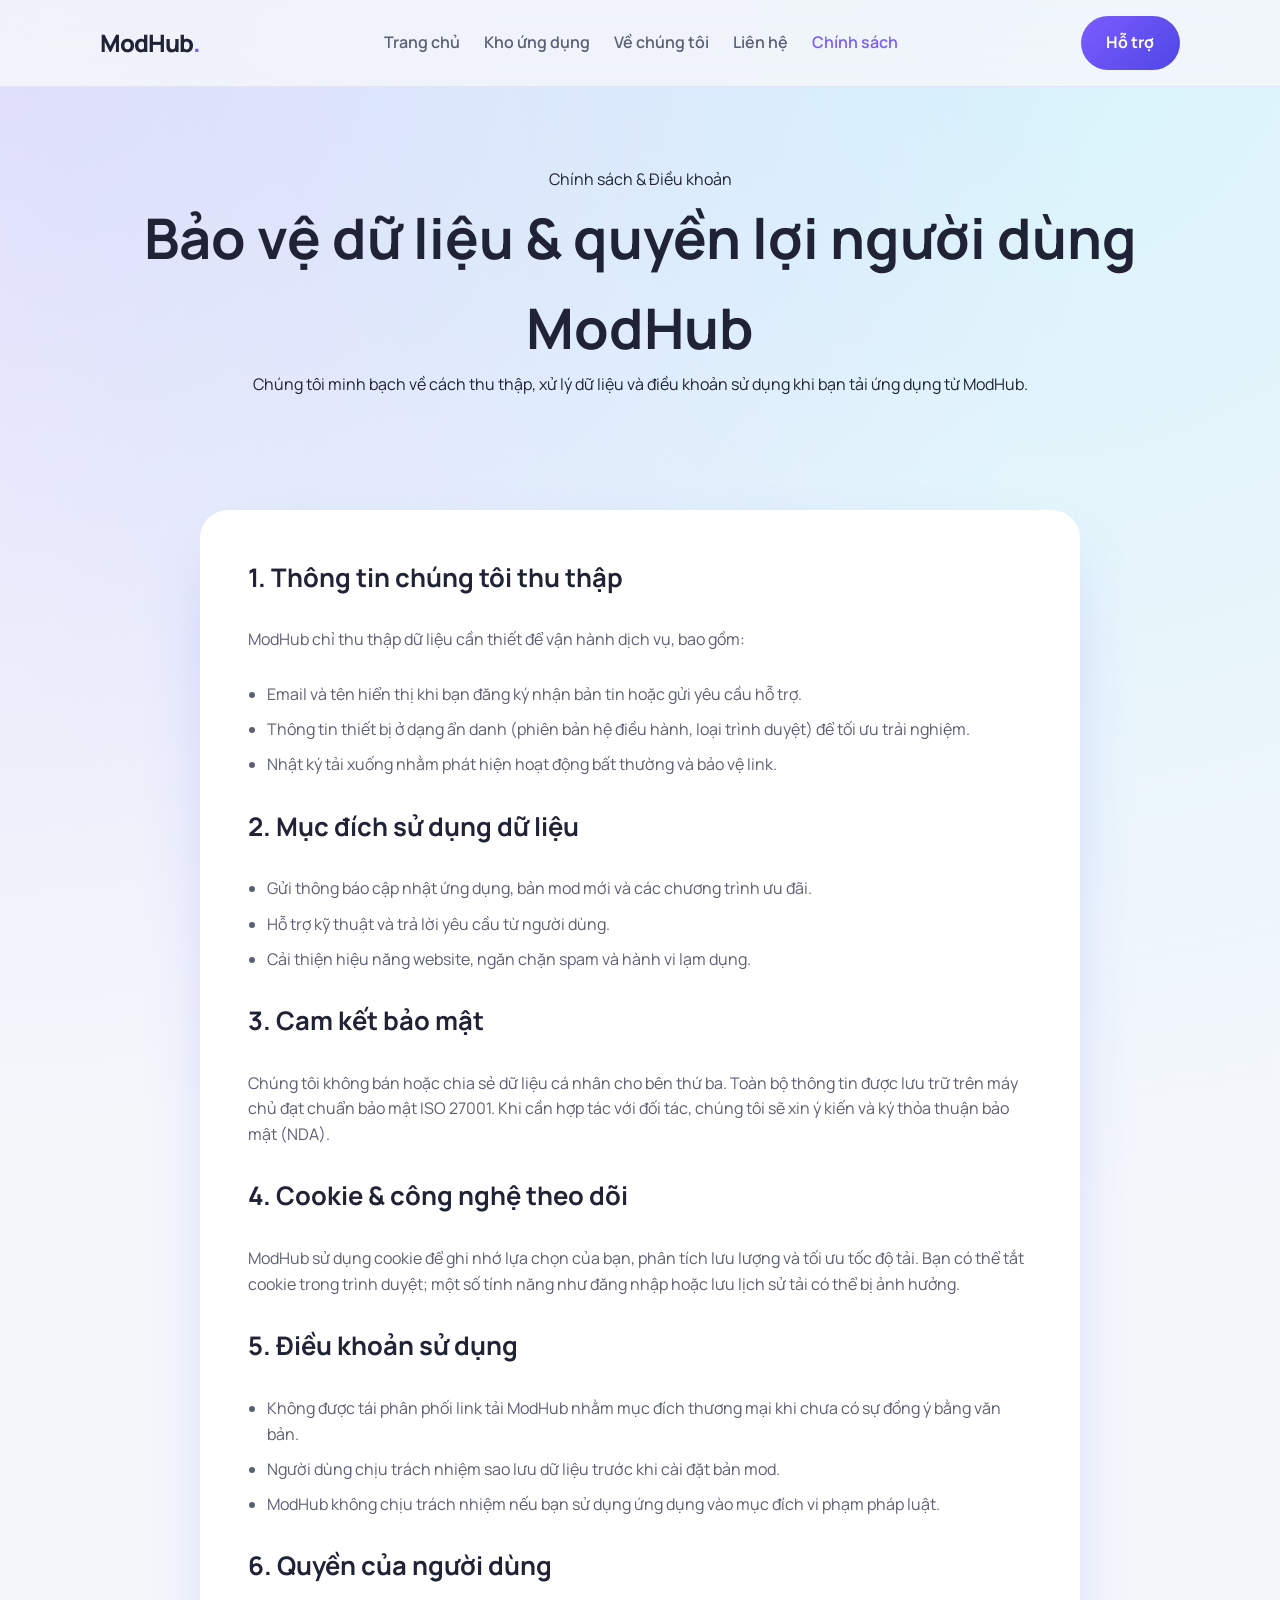
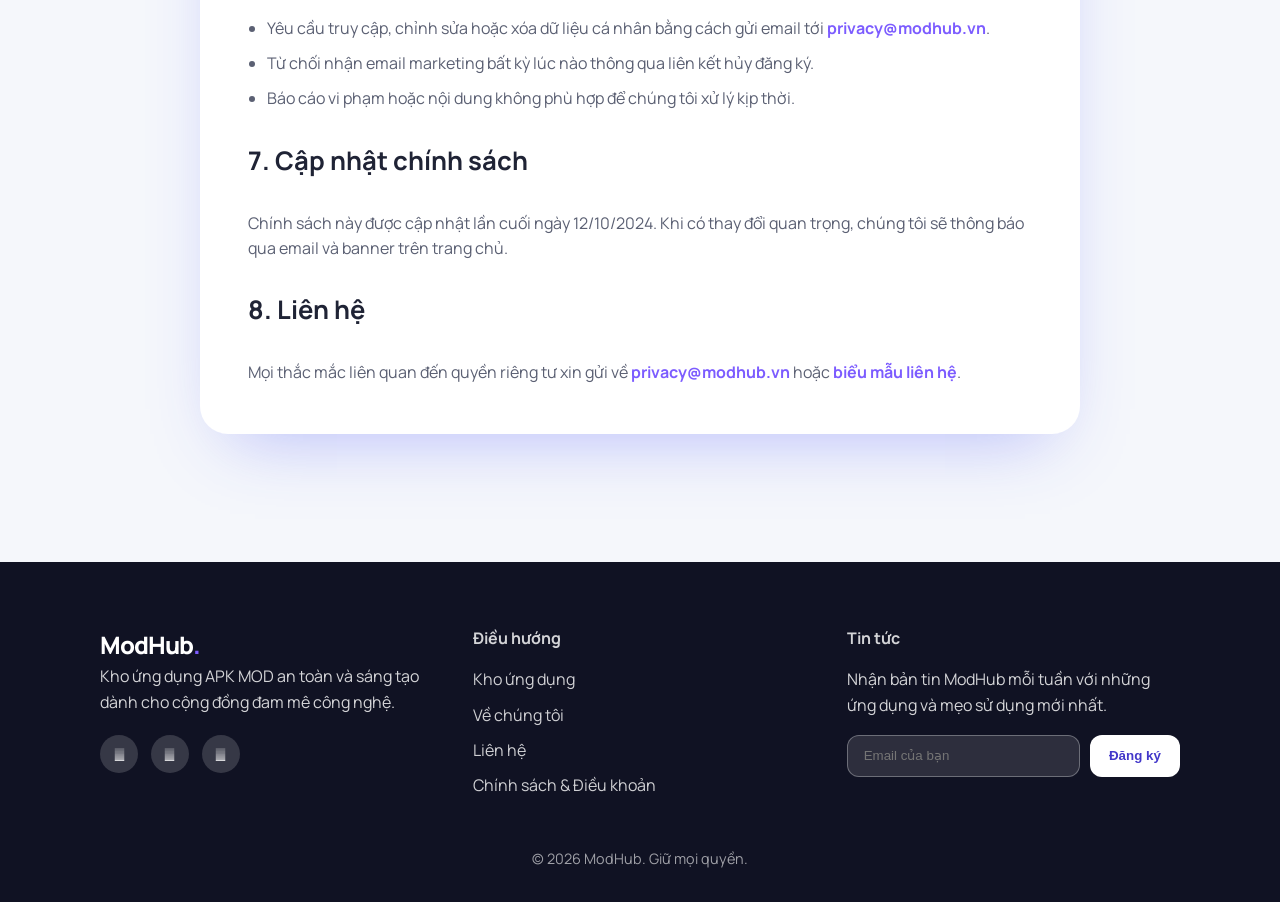
<file: privacy.html>
<!DOCTYPE html>
<html lang="vi">
<head>
  <meta charset="UTF-8">
  <meta name="viewport" content="width=device-width, initial-scale=1.0">
  <title>Chính sách bảo mật & điều khoản | ModHub</title>
  <link rel="preconnect" href="https://fonts.googleapis.com">
  <link rel="preconnect" href="https://fonts.gstatic.com" crossorigin>
  <link href="https://fonts.googleapis.com/css2?family=Manrope:wght@400;600;700;800&display=swap" rel="stylesheet">
  <link rel="stylesheet" href="assets/css/style.css">
</head>
<body>
  <header class="site-header">
    <div class="container header-inner">
      <a class="logo" href="index.html">ModHub<span>.</span></a>
      <nav class="main-nav" aria-label="Điều hướng chính">
        <button class="nav-toggle" aria-expanded="false" aria-controls="nav-menu">
          <span class="sr-only">Mở menu</span>
          <span></span>
          <span></span>
          <span></span>
        </button>
        <ul id="nav-menu">
          <li><a href="index.html">Trang chủ</a></li>
          <li><a href="catalog.html">Kho ứng dụng</a></li>
          <li><a href="about.html">Về chúng tôi</a></li>
          <li><a href="contact.html">Liên hệ</a></li>
          <li><a href="privacy.html" class="active">Chính sách</a></li>
        </ul>
      </nav>
      <a class="cta-button" href="contact.html">Hỗ trợ</a>
    </div>
  </header>

  <main>
    <section class="simple-hero">
      <div class="container">
        <span class="eyebrow">Chính sách & Điều khoản</span>
        <h1>Bảo vệ dữ liệu & quyền lợi người dùng ModHub</h1>
        <p>Chúng tôi minh bạch về cách thu thập, xử lý dữ liệu và điều khoản sử dụng khi bạn tải ứng dụng từ ModHub.</p>
      </div>
    </section>

    <section class="section">
      <div class="content-area">
        <h2>1. Thông tin chúng tôi thu thập</h2>
        <p>ModHub chỉ thu thập dữ liệu cần thiết để vận hành dịch vụ, bao gồm:</p>
        <ul>
          <li>Email và tên hiển thị khi bạn đăng ký nhận bản tin hoặc gửi yêu cầu hỗ trợ.</li>
          <li>Thông tin thiết bị ở dạng ẩn danh (phiên bản hệ điều hành, loại trình duyệt) để tối ưu trải nghiệm.</li>
          <li>Nhật ký tải xuống nhằm phát hiện hoạt động bất thường và bảo vệ link.</li>
        </ul>

        <h2>2. Mục đích sử dụng dữ liệu</h2>
        <ul>
          <li>Gửi thông báo cập nhật ứng dụng, bản mod mới và các chương trình ưu đãi.</li>
          <li>Hỗ trợ kỹ thuật và trả lời yêu cầu từ người dùng.</li>
          <li>Cải thiện hiệu năng website, ngăn chặn spam và hành vi lạm dụng.</li>
        </ul>

        <h2>3. Cam kết bảo mật</h2>
        <p>Chúng tôi không bán hoặc chia sẻ dữ liệu cá nhân cho bên thứ ba. Toàn bộ thông tin được lưu trữ trên máy chủ đạt chuẩn bảo mật ISO 27001. Khi cần hợp tác với đối tác, chúng tôi sẽ xin ý kiến và ký thỏa thuận bảo mật (NDA).</p>

        <h2>4. Cookie & công nghệ theo dõi</h2>
        <p>ModHub sử dụng cookie để ghi nhớ lựa chọn của bạn, phân tích lưu lượng và tối ưu tốc độ tải. Bạn có thể tắt cookie trong trình duyệt; một số tính năng như đăng nhập hoặc lưu lịch sử tải có thể bị ảnh hưởng.</p>

        <h2>5. Điều khoản sử dụng</h2>
        <ul>
          <li>Không được tái phân phối link tải ModHub nhằm mục đích thương mại khi chưa có sự đồng ý bằng văn bản.</li>
          <li>Người dùng chịu trách nhiệm sao lưu dữ liệu trước khi cài đặt bản mod.</li>
          <li>ModHub không chịu trách nhiệm nếu bạn sử dụng ứng dụng vào mục đích vi phạm pháp luật.</li>
        </ul>

        <h2>6. Quyền của người dùng</h2>
        <ul>
          <li>Yêu cầu truy cập, chỉnh sửa hoặc xóa dữ liệu cá nhân bằng cách gửi email tới <a class="link" href="mailto:privacy@modhub.vn">privacy@modhub.vn</a>.</li>
          <li>Từ chối nhận email marketing bất kỳ lúc nào thông qua liên kết hủy đăng ký.</li>
          <li>Báo cáo vi phạm hoặc nội dung không phù hợp để chúng tôi xử lý kịp thời.</li>
        </ul>

        <h2>7. Cập nhật chính sách</h2>
        <p>Chính sách này được cập nhật lần cuối ngày 12/10/2024. Khi có thay đổi quan trọng, chúng tôi sẽ thông báo qua email và banner trên trang chủ.</p>

        <h2>8. Liên hệ</h2>
        <p>Mọi thắc mắc liên quan đến quyền riêng tư xin gửi về <a class="link" href="mailto:privacy@modhub.vn">privacy@modhub.vn</a> hoặc <a class="link" href="contact.html">biểu mẫu liên hệ</a>.</p>
      </div>
    </section>
  </main>

  <footer class="site-footer">
    <div class="container footer-grid">
      <div>
        <a class="logo" href="index.html">ModHub<span>.</span></a>
        <p>Kho ứng dụng APK MOD an toàn và sáng tạo dành cho cộng đồng đam mê công nghệ.</p>
        <div class="socials" aria-label="Mạng xã hội">
          <a href="#" aria-label="Theo dõi chúng tôi trên Facebook"></a>
          <a href="#" aria-label="Theo dõi chúng tôi trên Telegram"></a>
          <a href="#" aria-label="Theo dõi chúng tôi trên YouTube"></a>
        </div>
      </div>
      <div>
        <h3>Điều hướng</h3>
        <ul>
          <li><a href="catalog.html">Kho ứng dụng</a></li>
          <li><a href="about.html">Về chúng tôi</a></li>
          <li><a href="contact.html">Liên hệ</a></li>
          <li><a href="privacy.html">Chính sách & Điều khoản</a></li>
        </ul>
      </div>
      <div>
        <h3>Tin tức</h3>
        <p>Nhận bản tin ModHub mỗi tuần với những ứng dụng và mẹo sử dụng mới nhất.</p>
        <form class="footer-form">
          <label for="footer-email" class="sr-only">Email của bạn</label>
          <input type="email" id="footer-email" placeholder="Email của bạn">
          <button type="submit">Đăng ký</button>
        </form>
      </div>
    </div>
    <div class="footer-bottom">
      <p>© <span id="year"></span> ModHub. Giữ mọi quyền.</p>
    </div>
  </footer>

  <script src="assets/js/appsData.js"></script>
  <script src="assets/js/main.js"></script>
</body>
</html>
</file>
<file: assets/css/style.css>
:root {
  --background: #f5f7fb;
  --surface: #ffffff;
  --surface-alt: #eef2ff;
  --accent: #7c5cff;
  --accent-dark: #5b3bff;
  --text: #1f2335;
  --text-muted: #5b6073;
  --border: rgba(127, 148, 220, 0.15);
  --shadow: 0 30px 70px -30px rgba(55, 66, 250, 0.35);
  --radius-lg: 28px;
  --radius-md: 20px;
  --radius-sm: 12px;
  --transition: 0.28s cubic-bezier(0.4, 0, 0.2, 1);
}

* {
  box-sizing: border-box;
  margin: 0;
  padding: 0;
}

body {
  font-family: 'Manrope', system-ui, -apple-system, BlinkMacSystemFont, 'Segoe UI', sans-serif;
  background: radial-gradient(circle at top left, rgba(124, 92, 255, 0.16), transparent 40%),
    radial-gradient(circle at 80% 0%, rgba(67, 226, 255, 0.16), transparent 45%), var(--background);
  color: var(--text);
  min-height: 100vh;
  line-height: 1.6;
}

img {
  max-width: 100%;
  display: block;
}

.container {
  width: min(1080px, 92vw);
  margin: 0 auto;
}

.site-header {
  position: sticky;
  top: 0;
  z-index: 20;
  background: rgba(245, 247, 251, 0.8);
  backdrop-filter: blur(16px);
  border-bottom: 1px solid var(--border);
}

.header-inner {
  display: flex;
  align-items: center;
  justify-content: space-between;
  gap: 1.5rem;
  padding: 1rem 0;
}

.logo {
  font-weight: 800;
  font-size: 1.5rem;
  color: var(--text);
  text-decoration: none;
  letter-spacing: -0.04em;
}

.logo span {
  color: var(--accent);
}

.main-nav ul {
  list-style: none;
  display: flex;
  align-items: center;
  gap: 1.5rem;
}

.main-nav a {
  text-decoration: none;
  color: var(--text-muted);
  font-weight: 600;
  transition: color var(--transition);
}

.main-nav a:hover,
.main-nav a.active {
  color: var(--accent);
}

.nav-toggle {
  display: none;
  flex-direction: column;
  gap: 0.3rem;
  background: transparent;
  border: none;
  cursor: pointer;
}

.nav-toggle span {
  width: 24px;
  height: 2px;
  background: var(--text);
  display: block;
  border-radius: 999px;
}

.cta-button {
  background: linear-gradient(135deg, var(--accent), #4f46e5);
  color: #fff;
  font-weight: 700;
  padding: 0.9rem 1.6rem;
  border-radius: 999px;
  text-decoration: none;
  box-shadow: var(--shadow);
  transition: transform var(--transition), box-shadow var(--transition);
}

.cta-button:hover {
  transform: translateY(-2px);
  box-shadow: 0 24px 60px -26px rgba(124, 92, 255, 0.6);
}

.hero {
  padding: 6rem 0 4rem;
}

.hero-content {
  display: grid;
  gap: 3rem;
  grid-template-columns: repeat(2, minmax(0, 1fr));
  align-items: center;
}

.hero-text .eyebrow {
  font-size: 0.85rem;
  font-weight: 700;
  letter-spacing: 0.22em;
  text-transform: uppercase;
  color: var(--accent);
}

.hero-text h1 {
  font-size: clamp(2.6rem, 4vw + 1rem, 3.6rem);
  line-height: 1.1;
  margin: 1.2rem 0 1rem;
}

.hero-text p {
  color: var(--text-muted);
  max-width: 52ch;
}

.search-form {
  display: flex;
  margin: 2rem 0 1.5rem;
  background: var(--surface);
  border-radius: 999px;
  padding: 0.6rem;
  box-shadow: var(--shadow);
  gap: 0.6rem;
}

.search-form input {
  flex: 1;
  border: none;
  background: transparent;
  padding: 0.8rem 1.2rem;
  font-size: 1rem;
  outline: none;
}

.search-form button {
  border: none;
  background: var(--accent);
  color: #fff;
  font-weight: 700;
  padding: 0.8rem 1.8rem;
  border-radius: 999px;
  cursor: pointer;
  transition: background var(--transition), transform var(--transition);
}

.search-form button:hover {
  background: var(--accent-dark);
  transform: translateY(-1px);
}

.hero-stats {
  display: flex;
  list-style: none;
  gap: 1.8rem;
  font-weight: 700;
}

.hero-stats li {
  color: var(--text-muted);
}

.hero-stats strong {
  color: var(--text);
  font-size: 1.4rem;
  display: block;
}

.hero-card {
  position: relative;
}

.floating-card {
  background: var(--surface);
  border-radius: var(--radius-lg);
  padding: 2rem;
  box-shadow: var(--shadow);
  display: grid;
  gap: 1.2rem;
}

.floating-card.secondary {
  position: absolute;
  right: -2rem;
  bottom: -2rem;
  background: #12152a;
  color: #fff;
  padding: 1.4rem 1.8rem;
  max-width: 240px;
}

.floating-card h3 {
  font-size: 1.1rem;
}

#featured-week {
  list-style: none;
  display: grid;
  gap: 1rem;
}

#featured-week li {
  display: grid;
  grid-template-columns: auto 1fr;
  gap: 1rem;
  align-items: start;
}

#featured-week p {
  font-size: 0.95rem;
  color: var(--text-muted);
}

.bullet {
  width: 10px;
  height: 10px;
  border-radius: 999px;
  background: linear-gradient(135deg, var(--accent), #4f46e5);
  margin-top: 0.3rem;
}

.section {
  padding: 4rem 0;
}

.section.alt {
  background: rgba(255, 255, 255, 0.78);
  backdrop-filter: blur(14px);
}

.section-header {
  display: flex;
  justify-content: space-between;
  align-items: flex-end;
  gap: 1rem;
  margin-bottom: 2.5rem;
}

.section-header h2 {
  font-size: 2rem;
}

.section-header p {
  color: var(--text-muted);
  max-width: 52ch;
}

.link {
  color: var(--accent);
  font-weight: 700;
  text-decoration: none;
  position: relative;
}

.link::after {
  content: '';
  position: absolute;
  left: 0;
  bottom: -0.2rem;
  width: 100%;
  height: 2px;
  background: var(--accent);
  transform: scaleX(0);
  transform-origin: left;
  transition: transform var(--transition);
}

.link:hover::after {
  transform: scaleX(1);
}

.card-grid {
  display: grid;
  grid-template-columns: repeat(auto-fit, minmax(240px, 1fr));
  gap: 1.8rem;
}

.app-card {
  background: var(--surface);
  border-radius: var(--radius-md);
  padding: 1.8rem;
  display: grid;
  gap: 1rem;
  box-shadow: var(--shadow);
  transition: transform var(--transition), box-shadow var(--transition);
}

.app-card:hover {
  transform: translateY(-6px);
  box-shadow: 0 34px 76px -32px rgba(88, 104, 255, 0.45);
}

.card-header {
  display: flex;
  justify-content: space-between;
  align-items: center;
  font-size: 0.9rem;
}

.tag {
  background: rgba(124, 92, 255, 0.12);
  color: var(--accent);
  padding: 0.3rem 0.8rem;
  border-radius: 999px;
  font-weight: 700;
  letter-spacing: 0.04em;
  text-transform: uppercase;
}

.rating {
  display: flex;
  gap: 0.2rem;
  align-items: center;
  font-weight: 700;
  color: #fbbf24;
}

.app-card h3 {
  font-size: 1.2rem;
}

.app-card p {
  color: var(--text-muted);
}

.app-card .meta {
  list-style: none;
  display: flex;
  gap: 1rem;
  font-size: 0.92rem;
  color: var(--text-muted);
}

.app-card .meta span {
  margin-right: 0.4rem;
}

.button {
  display: inline-flex;
  align-items: center;
  justify-content: center;
  padding: 0.75rem 1.3rem;
  border-radius: 999px;
  border: none;
  background: linear-gradient(135deg, var(--accent), #4f46e5);
  color: #fff;
  text-decoration: none;
  font-weight: 700;
  transition: transform var(--transition), box-shadow var(--transition);
}

.button:hover {
  transform: translateY(-2px);
  box-shadow: 0 24px 50px -26px rgba(124, 92, 255, 0.5);
}

.category-grid {
  display: grid;
  grid-template-columns: repeat(auto-fit, minmax(220px, 1fr));
  gap: 1.4rem;
}

.category-card {
  background: var(--surface);
  border-radius: var(--radius-md);
  padding: 1.6rem;
  text-decoration: none;
  color: var(--text);
  display: grid;
  gap: 0.8rem;
  border: 1px solid transparent;
  transition: border var(--transition), transform var(--transition);
}

.category-card:hover {
  border-color: rgba(124, 92, 255, 0.3);
  transform: translateY(-4px);
}

.category-card p {
  color: var(--text-muted);
}

.category-card .icon {
  font-size: 1.8rem;
}

.timeline {
  position: relative;
  padding-left: 1.8rem;
}

.timeline::before {
  content: '';
  position: absolute;
  left: 0.5rem;
  top: 0;
  bottom: 0;
  width: 2px;
  background: linear-gradient(180deg, rgba(124, 92, 255, 0.6), transparent 90%);
}

.timeline-item {
  position: relative;
  padding: 1.4rem 1.4rem 1.4rem 1.8rem;
  margin-bottom: 1.6rem;
  background: var(--surface);
  border-radius: var(--radius-md);
  box-shadow: var(--shadow);
}

.timeline-dot {
  position: absolute;
  left: -1.1rem;
  top: 1.8rem;
  width: 14px;
  height: 14px;
  border-radius: 999px;
  background: var(--accent);
  box-shadow: 0 0 0 6px rgba(124, 92, 255, 0.15);
}

.timeline-date {
  color: var(--accent);
  font-weight: 700;
  letter-spacing: 0.04em;
  text-transform: uppercase;
  font-size: 0.8rem;
}

.timeline h3 {
  margin: 0.6rem 0;
}

.timeline ul {
  padding-left: 1.1rem;
  color: var(--text-muted);
  display: grid;
  gap: 0.4rem;
}

.cta {
  padding: 4rem 0 5rem;
}

.cta-inner {
  background: linear-gradient(135deg, #4338ca, #7c5cff);
  border-radius: var(--radius-lg);
  padding: clamp(2rem, 6vw, 3.5rem);
  display: flex;
  flex-direction: column;
  gap: 2rem;
  color: #fff;
  box-shadow: var(--shadow);
}

.cta-inner h2 {
  font-size: 2rem;
}

.cta-form {
  display: flex;
  gap: 0.8rem;
}

.cta-form input {
  flex: 1;
  border-radius: 999px;
  border: none;
  padding: 0.9rem 1.4rem;
  font-size: 1rem;
}

.cta-form button {
  border: none;
  border-radius: 999px;
  padding: 0.9rem 1.8rem;
  font-weight: 700;
  background: #fff;
  color: #4338ca;
  cursor: pointer;
  transition: transform var(--transition);
}

.cta-form button:hover {
  transform: translateY(-2px);
}

.cta-form .success {
  color: #fff;
}

.footer-form {
  margin-top: 1rem;
  display: grid;
  grid-template-columns: 1fr auto;
  gap: 0.6rem;
}

.footer-form input {
  border-radius: var(--radius-sm);
  border: 1px solid rgba(255, 255, 255, 0.3);
  padding: 0.8rem 1rem;
  background: rgba(255, 255, 255, 0.12);
  color: #fff;
}

.footer-form button {
  border-radius: var(--radius-sm);
  border: none;
  padding: 0.8rem 1.2rem;
  font-weight: 700;
  background: #fff;
  color: #4338ca;
  cursor: pointer;
}

.cta-form.submitted,
.footer-form.submitted {
  display: block;
}

.cta-form .success,
.footer-form .success {
  font-weight: 600;
}

.site-footer {
  background: #101223;
  color: rgba(255, 255, 255, 0.82);
  padding: 4rem 0 2rem;
  margin-top: 4rem;
}

.footer-grid {
  display: grid;
  grid-template-columns: repeat(auto-fit, minmax(220px, 1fr));
  gap: 2.5rem;
}

.site-footer .logo {
  color: #fff;
}

.site-footer h3 {
  font-size: 1rem;
  margin-bottom: 1rem;
}

.site-footer a {
  color: rgba(255, 255, 255, 0.8);
  text-decoration: none;
  transition: color var(--transition);
}

.site-footer a:hover {
  color: #fff;
}

.site-footer ul {
  list-style: none;
  display: grid;
  gap: 0.6rem;
}

.socials {
  display: flex;
  gap: 0.8rem;
  margin-top: 1.2rem;
}

.socials a {
  width: 38px;
  height: 38px;
  border-radius: 999px;
  background: rgba(255, 255, 255, 0.16);
  display: inline-flex;
  align-items: center;
  justify-content: center;
  font-size: 1.1rem;
}

.footer-bottom {
  margin-top: 3rem;
  text-align: center;
  font-size: 0.9rem;
  color: rgba(255, 255, 255, 0.6);
}

.pill-group {
  display: flex;
  flex-wrap: wrap;
  gap: 0.6rem;
  align-items: center;
}

.pill-group span {
  padding: 0.5rem 1rem;
  border-radius: 999px;
  background: rgba(124, 92, 255, 0.14);
  color: var(--accent);
  font-weight: 600;
}

.sr-only {
  position: absolute;
  width: 1px;
  height: 1px;
  padding: 0;
  margin: -1px;
  overflow: hidden;
  clip: rect(0, 0, 0, 0);
  white-space: nowrap;
  border: 0;
}

input.error {
  border: 1px solid #ef4444 !important;
}

.success {
  color: #22c55e;
}

/* Catalog */
.filter-bar {
  background: var(--surface);
  padding: 1.5rem;
  border-radius: var(--radius-md);
  box-shadow: var(--shadow);
  display: flex;
  flex-wrap: wrap;
  gap: 1rem;
  align-items: center;
  justify-content: space-between;
  margin-bottom: 2rem;
}

.filter-bar form {
  display: flex;
  gap: 0.8rem;
  flex: 1;
}

.filter-bar input[type='search'],
.filter-bar select {
  flex: 1;
  padding: 0.8rem 1rem;
  border-radius: var(--radius-sm);
  border: 1px solid var(--border);
  font-size: 1rem;
  background: rgba(255, 255, 255, 0.8);
}

.filter-stats {
  color: var(--text-muted);
  font-weight: 600;
}

.catalog-grid {
  display: grid;
  grid-template-columns: repeat(auto-fit, minmax(260px, 1fr));
  gap: 1.5rem;
}

.empty-state {
  text-align: center;
  padding: 3rem;
  background: var(--surface);
  border-radius: var(--radius-md);
  box-shadow: var(--shadow);
}

.empty-state h3 {
  margin-bottom: 1rem;
}

/* App detail */
.app-hero {
  padding: 5rem 0 3rem;
}

.app-hero .breadcrumbs {
  display: flex;
  gap: 0.6rem;
  font-size: 0.9rem;
  color: var(--text-muted);
  margin-bottom: 1rem;
}

.app-hero h1 {
  font-size: clamp(2.2rem, 3vw + 1.4rem, 3.2rem);
  margin-bottom: 1rem;
}

.app-meta {
  display: flex;
  flex-wrap: wrap;
  gap: 1rem;
  color: var(--text-muted);
}

.app-meta span {
  background: rgba(124, 92, 255, 0.12);
  padding: 0.6rem 0.9rem;
  border-radius: 999px;
  font-weight: 600;
}

.detail-layout {
  display: grid;
  gap: 2rem;
  grid-template-columns: minmax(0, 2fr) minmax(0, 1fr);
  align-items: start;
  margin-top: 3rem;
}

.article-card,
.sidebar-card {
  background: var(--surface);
  border-radius: var(--radius-md);
  padding: 2rem;
  box-shadow: var(--shadow);
}

.article-card h2,
.sidebar-card h2 {
  margin-bottom: 1rem;
}

.feature-list,
.tag-list,
.download-list {
  list-style: none;
  display: grid;
  gap: 0.8rem;
}

.tag-list {
  grid-auto-flow: column;
  grid-template-columns: repeat(auto-fit, minmax(120px, 1fr));
}

.download-list a {
  display: flex;
  justify-content: space-between;
  align-items: center;
  text-decoration: none;
  padding: 0.9rem 1rem;
  border-radius: var(--radius-sm);
  border: 1px solid var(--border);
  color: var(--text);
  font-weight: 600;
  transition: border var(--transition), transform var(--transition);
}

.download-list a:hover {
  border-color: rgba(124, 92, 255, 0.6);
  transform: translateY(-2px);
}

.screenshot-grid {
  display: grid;
  gap: 1rem;
  grid-template-columns: repeat(auto-fit, minmax(180px, 1fr));
}


.install-steps {
  counter-reset: step;
  display: grid;
  gap: 0.8rem;
  list-style: none;
  padding-left: 0;
}

.install-steps li {
  display: grid;
  grid-template-columns: auto 1fr;
  gap: 0.8rem;
  align-items: flex-start;
}

.install-steps li::before {
  counter-increment: step;
  content: counter(step);
  background: rgba(124, 92, 255, 0.16);
  color: var(--accent);
  font-weight: 700;
  width: 2.2rem;
  height: 2.2rem;
  border-radius: 999px;
  display: grid;
  place-items: center;
}
.sidebar-card h3 {
  font-size: 1rem;
  color: var(--text-muted);
  margin-bottom: 0.6rem;
}

.sidebar-card strong {
  font-size: 1.4rem;
}


.sidebar-card > .sidebar-card {
  margin-top: 1.5rem;
}
.related-list {
  display: grid;
  gap: 1rem;
}

.related-item {
  display: grid;
  gap: 0.4rem;
}

.related-item span {
  color: var(--text-muted);
  font-size: 0.9rem;
}

/* About & policy pages */
.simple-hero {
  padding: 5rem 0 3rem;
  text-align: center;
}

.simple-hero h1 {
  font-size: clamp(2.3rem, 4vw + 1rem, 3.5rem);
}

.content-area {
  width: min(880px, 92vw);
  margin: 0 auto;
  display: grid;
  gap: 1.8rem;
  background: var(--surface);
  padding: clamp(2rem, 5vw, 3rem);
  border-radius: var(--radius-lg);
  box-shadow: var(--shadow);
}

.content-area h2 {
  font-size: 1.6rem;
}

.content-area p,
.content-area li {
  color: var(--text-muted);
}

.content-area ul {
  padding-left: 1.2rem;
  display: grid;
  gap: 0.6rem;
}

/* Contact */
.contact-grid {
  width: min(960px, 92vw);
  margin: 0 auto 4rem;
  display: grid;
  grid-template-columns: repeat(auto-fit, minmax(260px, 1fr));
  gap: 2rem;
}

.contact-card {
  background: var(--surface);
  border-radius: var(--radius-md);
  padding: 2rem;
  box-shadow: var(--shadow);
  display: grid;
  gap: 1rem;
}

.contact-card h3 {
  font-size: 1.3rem;
}

.contact-form {
  width: min(880px, 92vw);
  margin: 0 auto 5rem;
  background: var(--surface);
  border-radius: var(--radius-lg);
  padding: clamp(2rem, 5vw, 3rem);
  box-shadow: var(--shadow);
  display: grid;
  gap: 1.2rem;
}

.contact-form label {
  font-weight: 700;
}

.contact-form input,
.contact-form textarea,
.contact-form select {
  width: 100%;
  border-radius: var(--radius-sm);
  border: 1px solid var(--border);
  padding: 0.9rem 1rem;
  font-size: 1rem;
}

.contact-form textarea {
  min-height: 180px;
  resize: vertical;
}

.contact-form button {
  justify-self: flex-start;
}

.form-success {
  padding: 1rem;
  border-radius: var(--radius-sm);
  background: rgba(34, 197, 94, 0.16);
  color: #047857;
  font-weight: 600;
}

@media (max-width: 960px) {
  .hero-content {
    grid-template-columns: 1fr;
    text-align: center;
  }

  .hero-text p,
  .hero-stats {
    margin: 0 auto;
  }

  .hero-stats {
    justify-content: center;
  }

  .floating-card.secondary {
    position: static;
    margin-top: 1.6rem;
    color: var(--text);
    background: rgba(124, 92, 255, 0.16);
  }

  .detail-layout {
    grid-template-columns: 1fr;
  }

  .cta-form,
  .filter-bar form {
    flex-direction: column;
  }

  .footer-form {
    grid-template-columns: 1fr;
  }
}

@media (max-width: 768px) {
  .nav-toggle {
    display: flex;
  }

  .main-nav ul {
    position: absolute;
    right: 1.5rem;
    top: 72px;
    flex-direction: column;
    align-items: flex-start;
    background: var(--surface);
    border-radius: var(--radius-md);
    padding: 1rem 1.5rem;
    box-shadow: var(--shadow);
    opacity: 0;
    pointer-events: none;
    transform: translateY(-10px);
    transition: var(--transition);
  }

  .main-nav ul.open {
    opacity: 1;
    pointer-events: auto;
    transform: translateY(0);
  }

  .cta-button {
    display: none;
  }

  .filter-bar {
    flex-direction: column;
    align-items: stretch;
  }

  .filter-bar form {
    width: 100%;
  }
}


.checkbox {
  display: flex;
  gap: 0.6rem;
  align-items: flex-start;
  font-size: 0.95rem;
  color: var(--text-muted);
}

.checkbox input {
  margin-top: 0.2rem;
}
@media (max-width: 600px) {
  .hero {
    padding-top: 4rem;
  }

  .section {
    padding: 3rem 0;
  }

  .card-grid {
    grid-template-columns: 1fr;
  }

  .category-grid {
    grid-template-columns: 1fr;
  }

  .hero-stats {
    flex-direction: column;
    align-items: center;
  }

  .pill-group {
    justify-content: center;
  }
}
</file>
